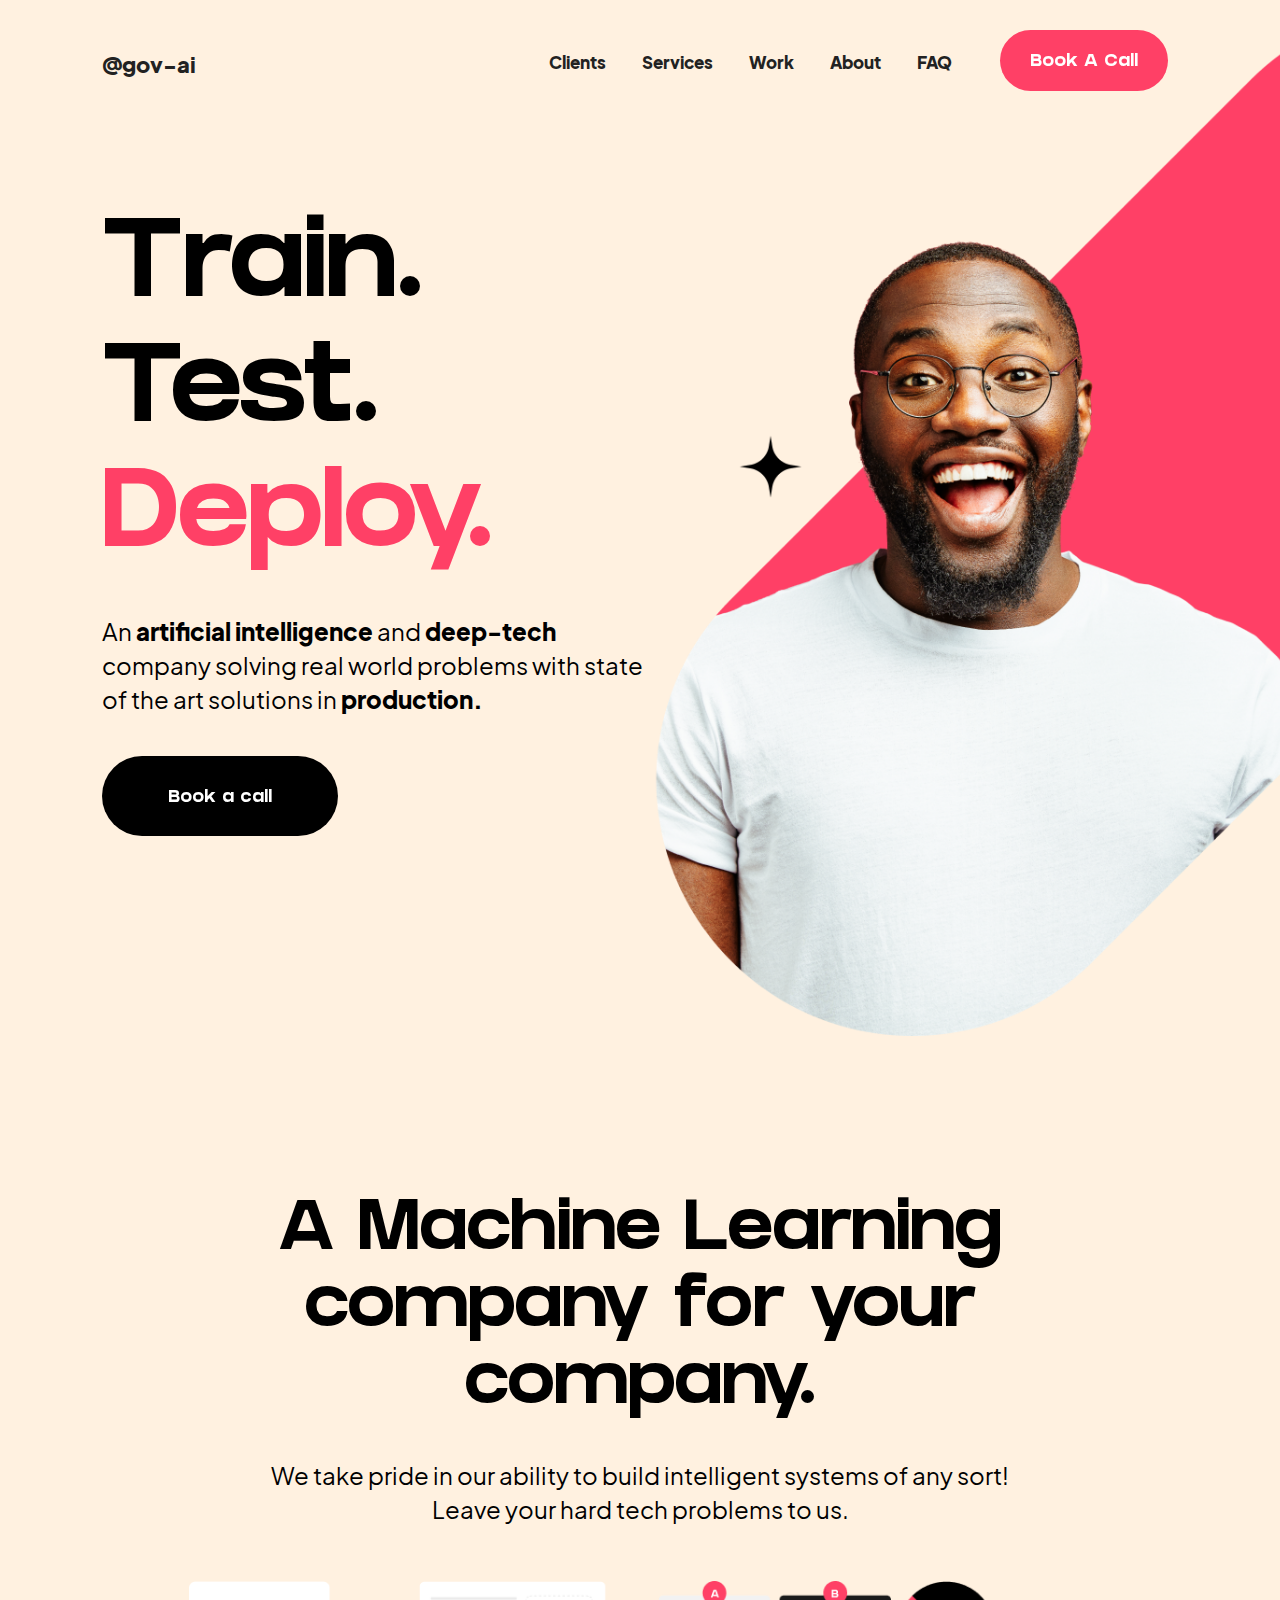
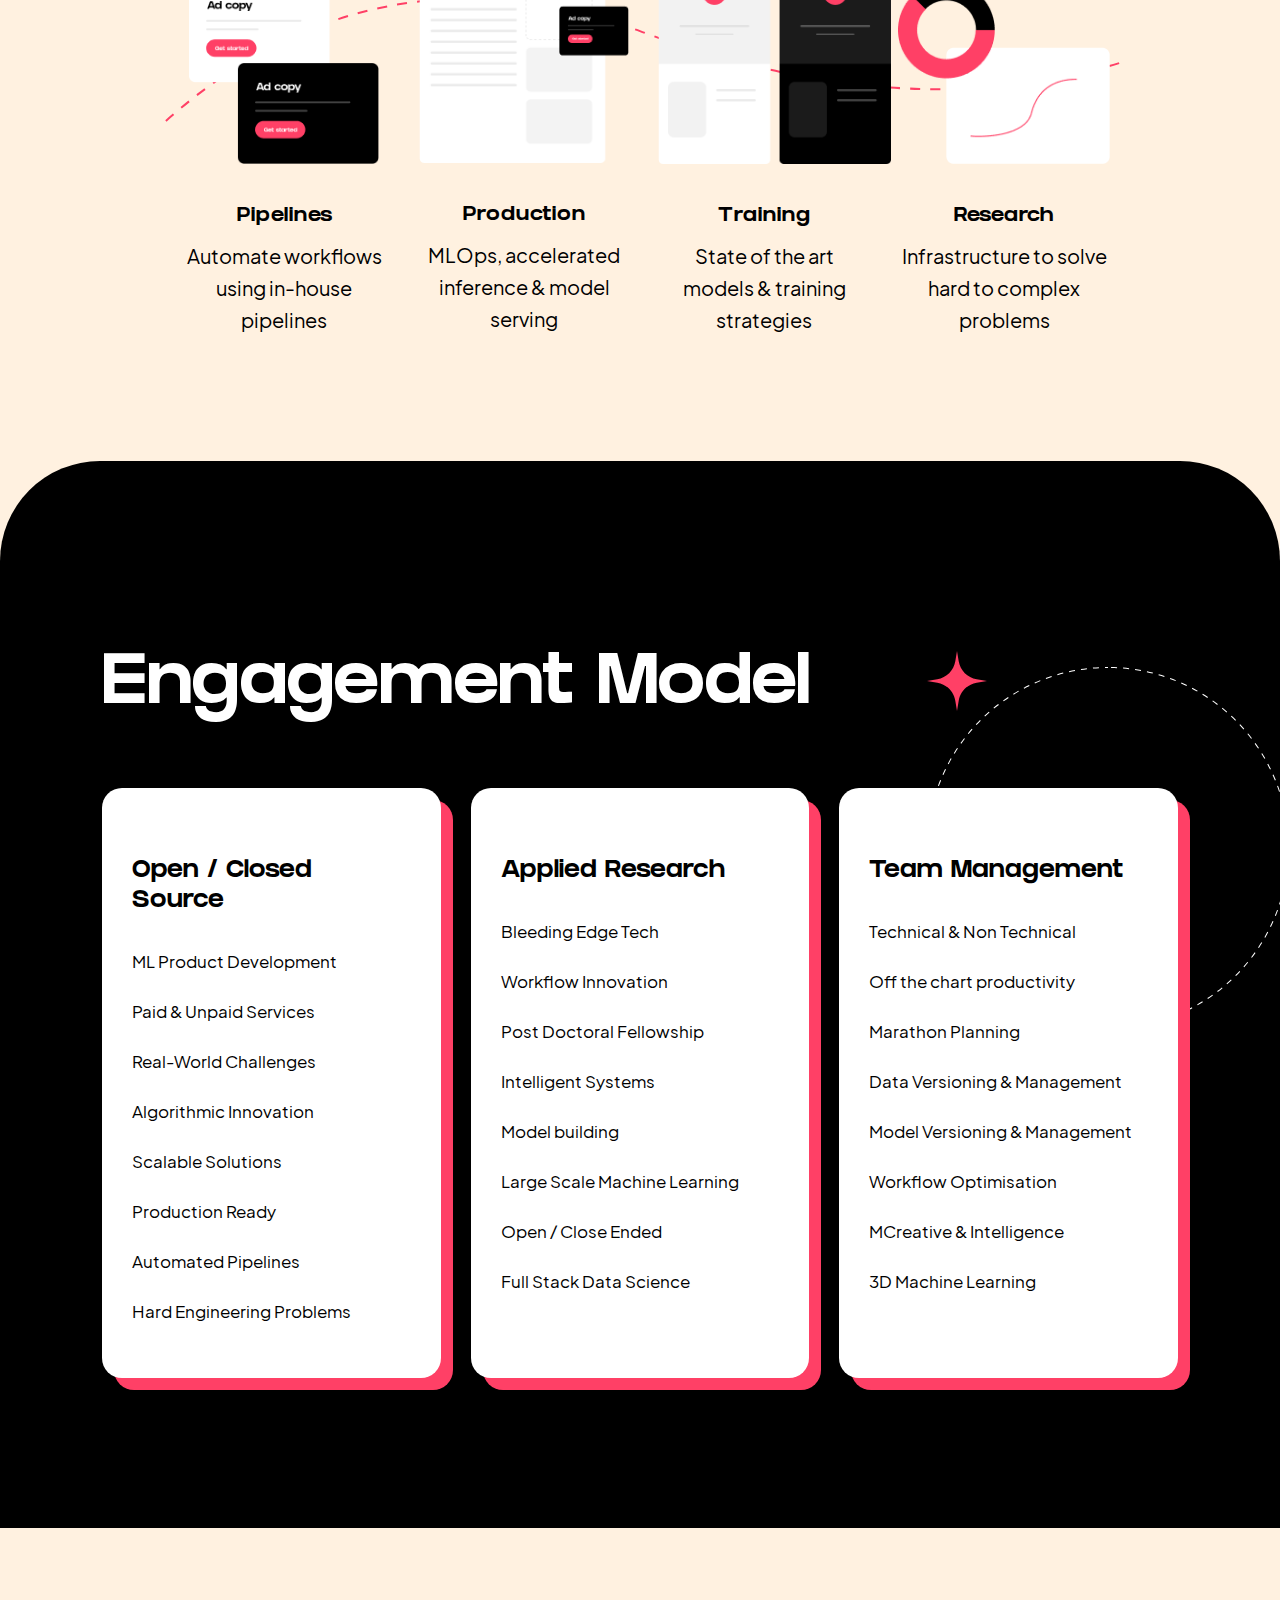
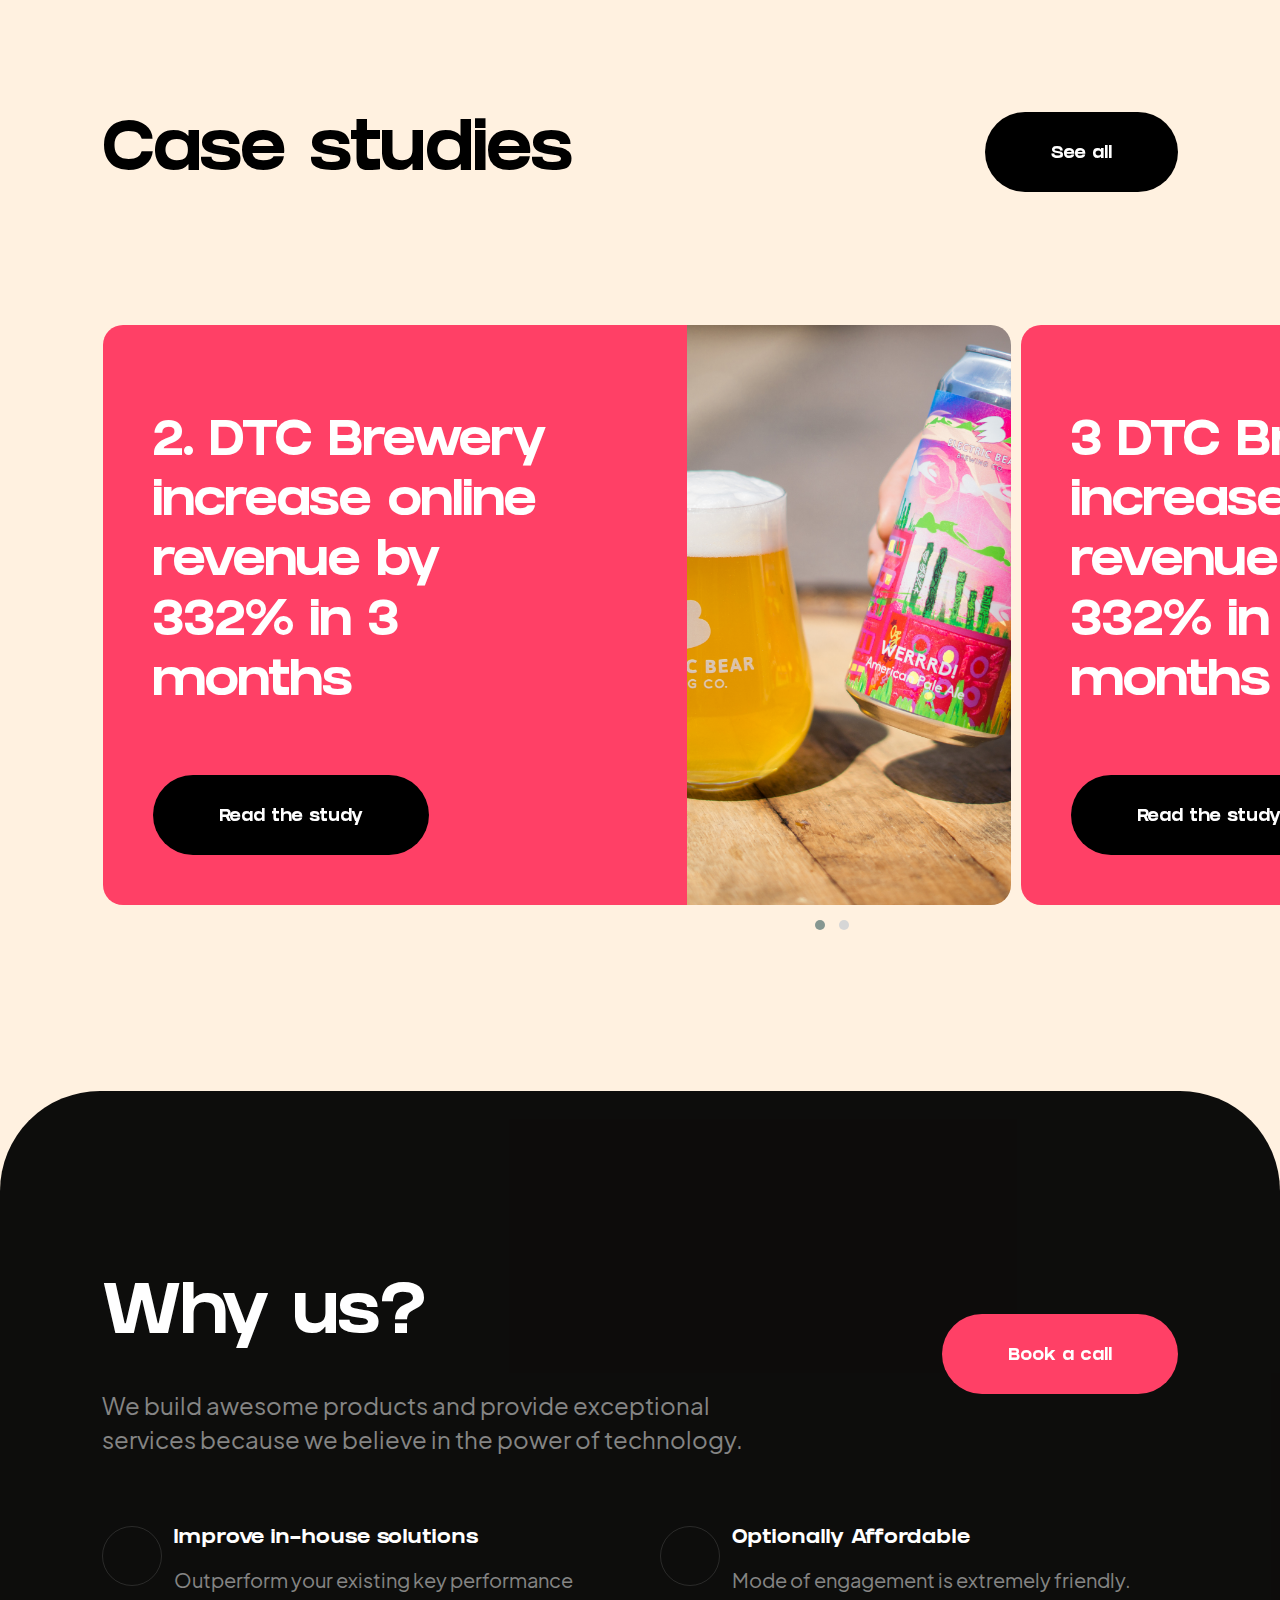
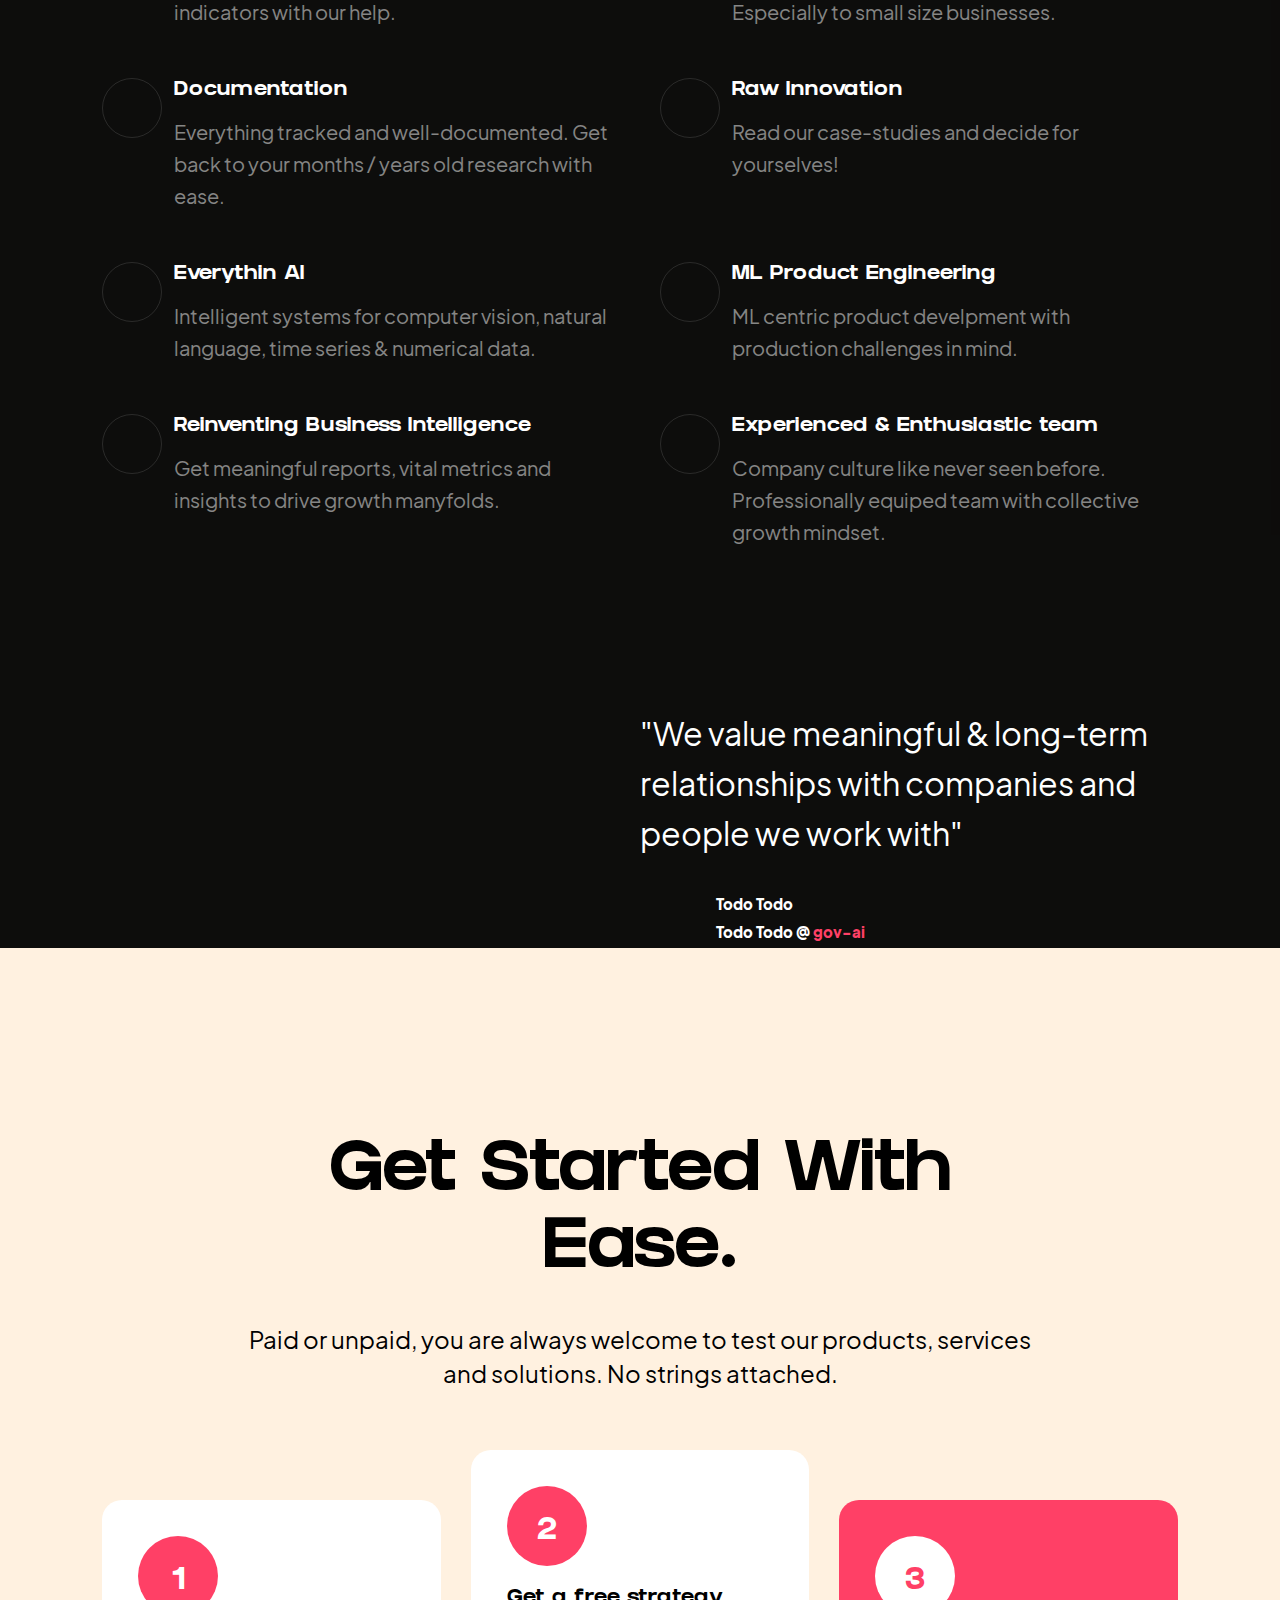
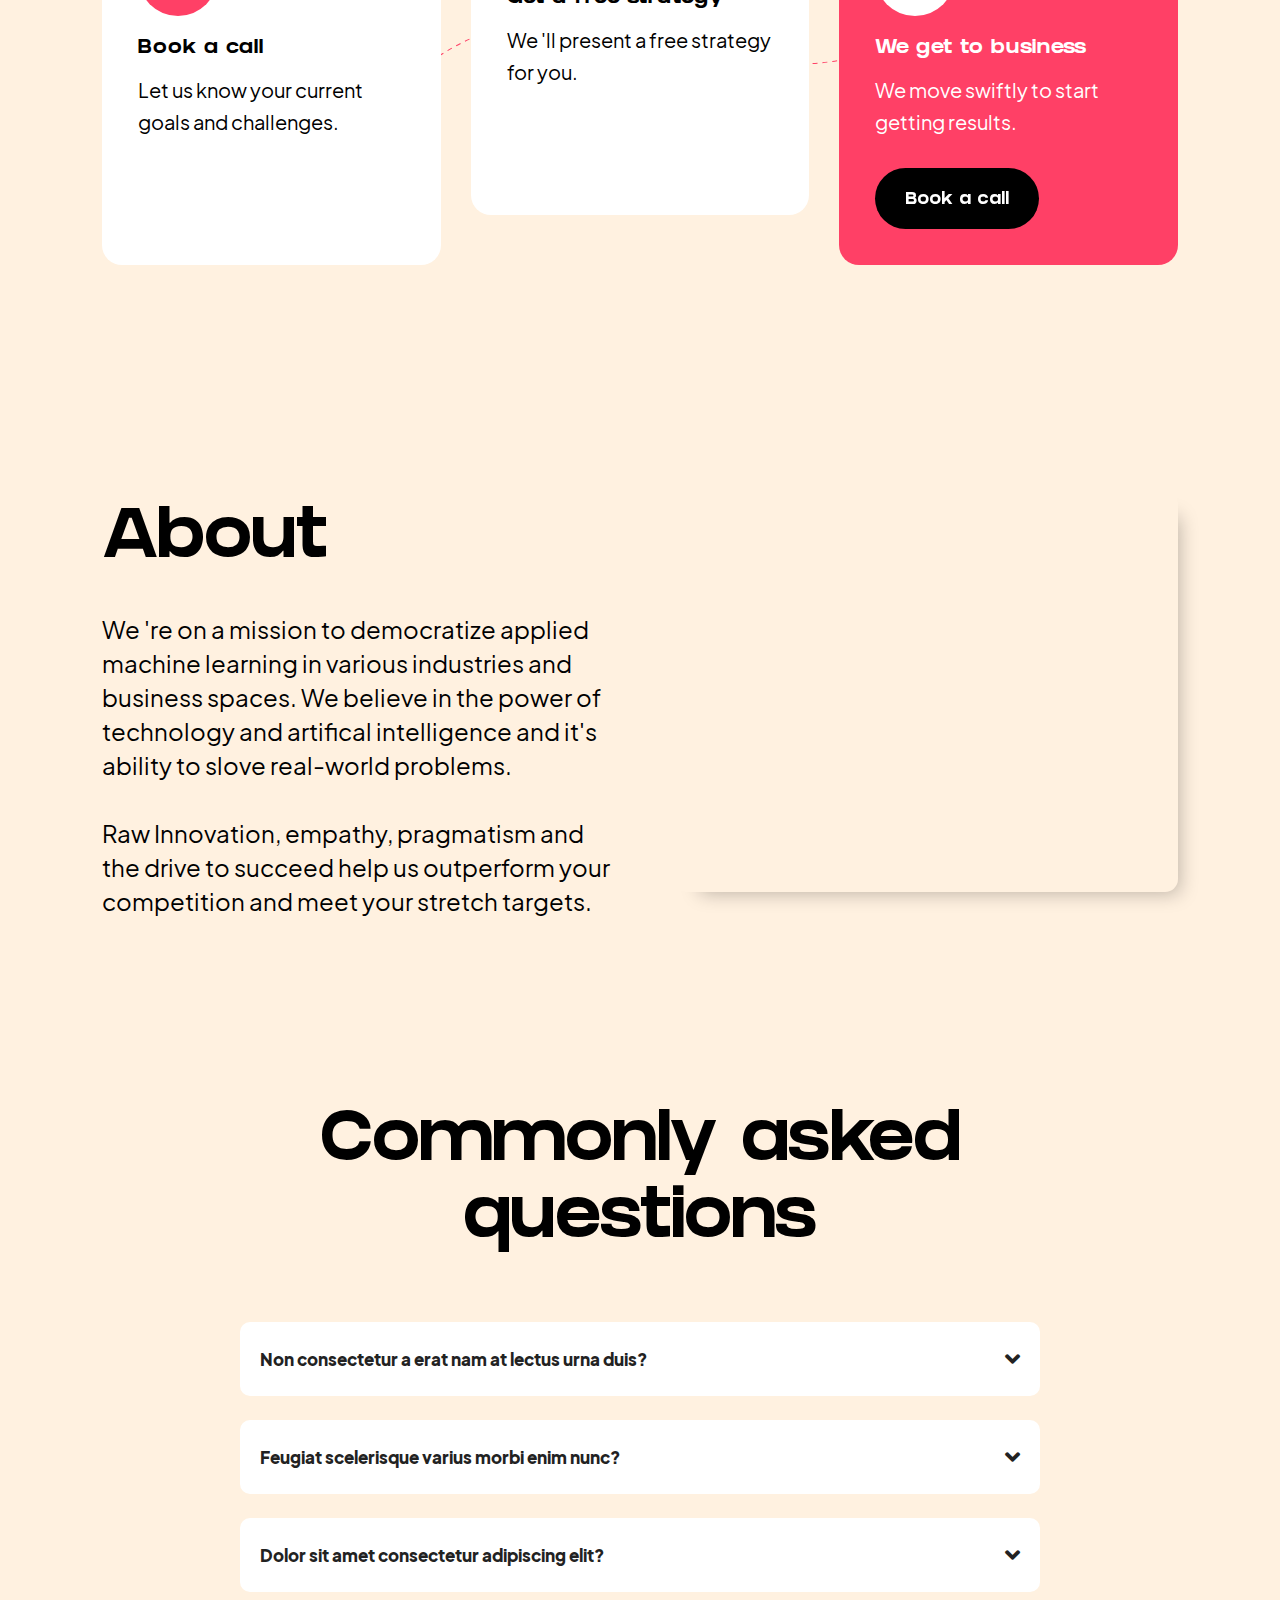
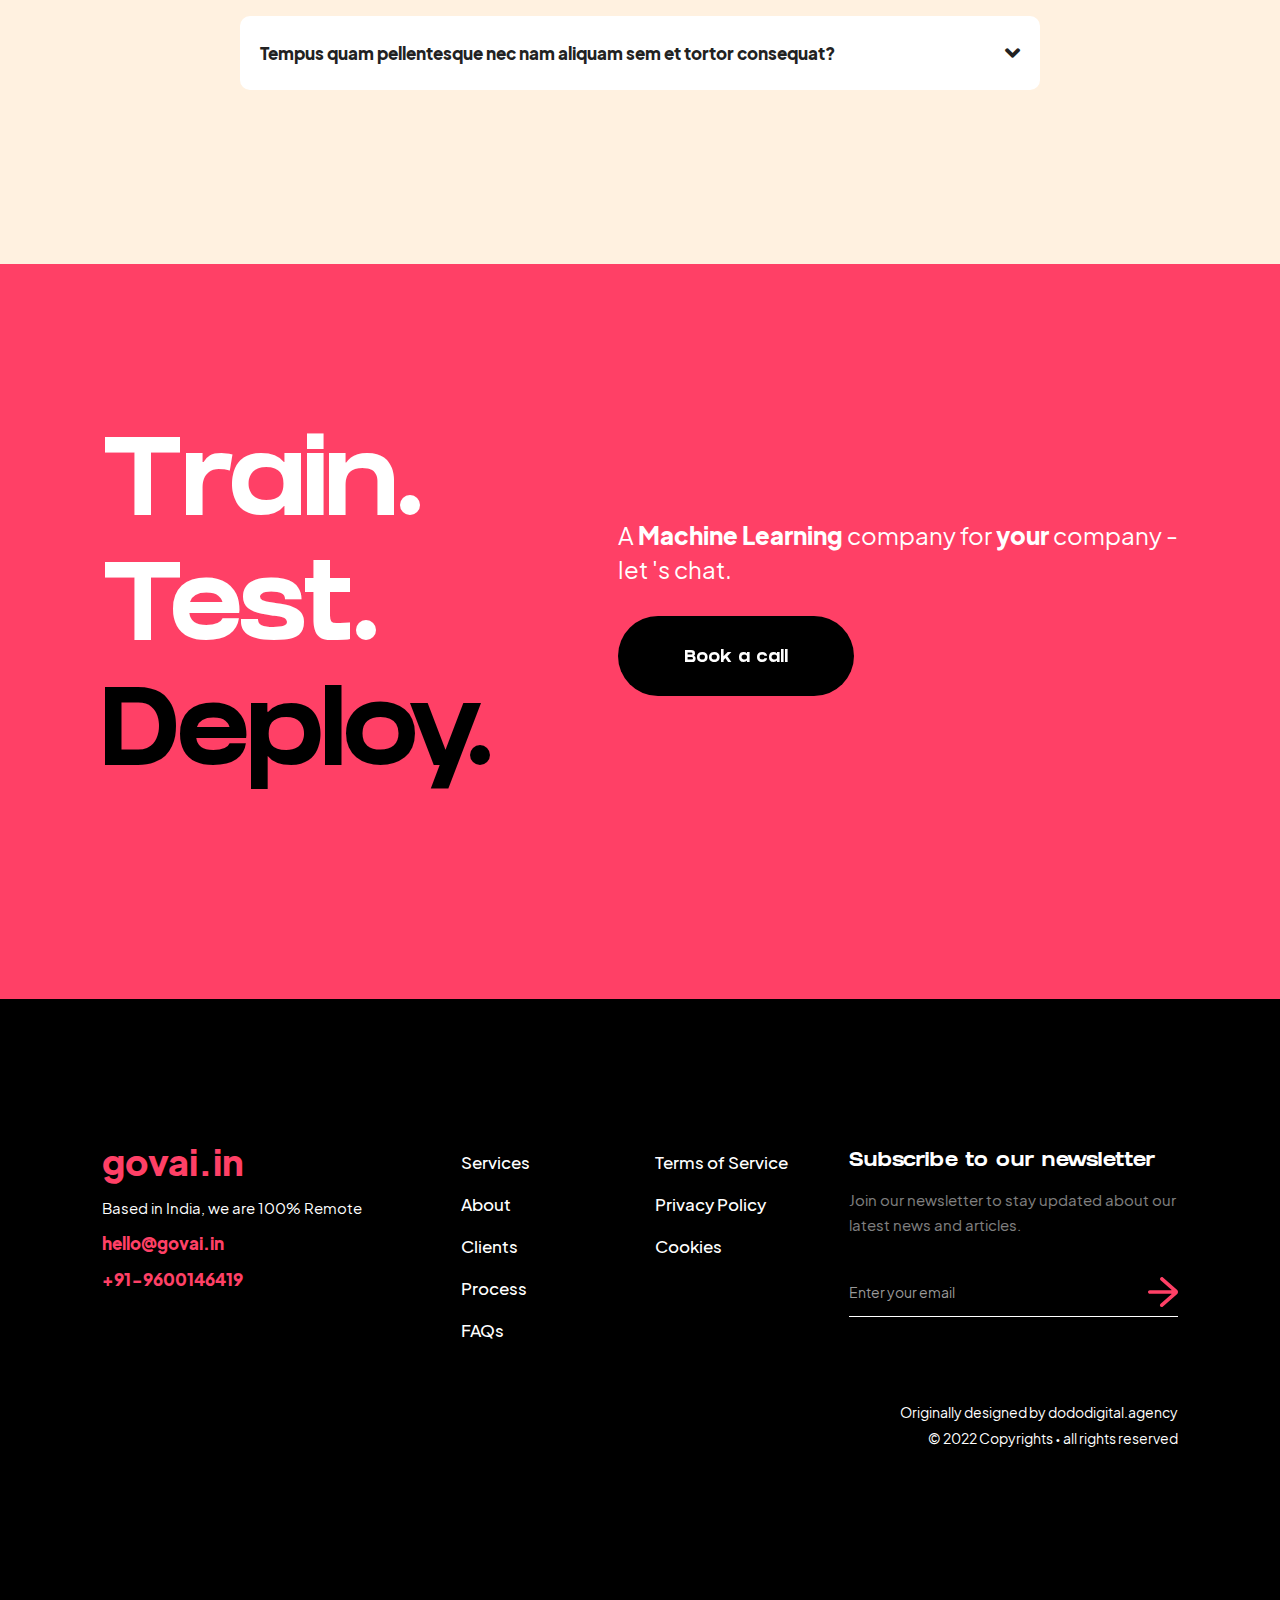
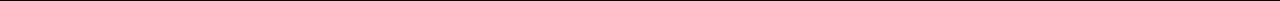
<file: index.html>
<!DOCTYPE html>
<html>

<head>
	<meta charset="utf-8" />
	<title>Index</title>
	<meta content="width=device-width, initial-scale=1" name="viewport" />
	<!-- Favicons -->
	<link href="assets/img/favicon.png" rel="icon">
	<link href="assets/img/apple-touch-icon.png" rel="apple-touch-icon">
	<link href="assets/aos/aos.css" rel="stylesheet">
	<link href="assets/bootstrap/css/bootstrap.min.css" rel="stylesheet">
	<link rel="stylesheet" href="css/owl.carousel.min.css">
	<link rel="stylesheet" href="css/owl.theme.default.min.css">
	<link rel="stylesheet" href="https://use.fontawesome.com/releases/v5.15.3/css/all.css">
	<link href="css/style.css" rel="stylesheet"> </head>

<body class="body">
	<nav class="navbar navbar-expand-lg navbar-light ">
		<div class="container"> <a class="navbar-brand" href="index.html">@gov-ai</a>
			<button class="navbar-toggler" type="button" data-bs-toggle="collapse" data-bs-target="#navbarSupportedContent" aria-controls="navbarSupportedContent" aria-expanded="false" aria-label="Toggle navigation"> <span class="navbar-toggler-icon"></span> </button>
			<div class="collapse navbar-collapse" id="navbarSupportedContent">
				<ul class="navbar-nav ms-auto">
					<li class="nav-item"> <a class="nav-link" aria-current="page" href="index.html#clients">Clients</a> </li>
					<li class="nav-item"> <a class="nav-link" href="index.html#Services">Services</a> </li>
					<li class="nav-item"> <a class="nav-link" href="index.html#Case-Studies">Work</a> </li>
					<li class="nav-item"> <a class="nav-link" aria-current="page" href="index.html#about">About</a> </li>
					<li class="nav-item"> <a class="nav-link" href="index.html#faq">FAQ</a> </li>
					<li class="nav-item"> <a class="button nav red w-button" href="#">Book A Call</a> </li>
				</ul>
			</div>
		</div>
	</nav>
	<div class="section hero">
		<div class="container">
			<div class="flex-wrapper align-center hero">
				<div class="flex-col__50 _51">
					<div class="hero__heading-wrapper">
						<h1 class="jumbo-heading">Train.</h1>
						<h1 class="jumbo-heading">Test.</h1>
						<h1 class="jumbo-heading text--red">Deploy.</h1> </div>
					<p class="p-large">
						<br/> An <strong>artificial intelligence </strong> and <strong>deep-tech </strong> company solving real world problems with state of the art solutions in <strong>production.</strong> </p> <a href="#" target="_blank" class="button w-button">Book a call</a> </div> <img src="images/62046fd647576be2dc0fc4c5_Frame%2081.png" sizes="(max-width: 767px) 100vw, (max-width: 1439px) 90vw, 1100px" alt="" class="hero__image" /> <img src="images/6204729679151730fc3619dd_Frame%2082.png" loading="lazy" sizes="(max-width: 1439px) 90vw, 1100px" alt="" class="hero__image-mobile" /> </div>
						
		</div>
	</div>
	
	<!-- CLIENT LOGOS -->
	<!-- <div class="clients">
	   	<div class="container">
			<div class="columns w-row">
				<div class="w-col w-col-3">
					<img src="images/logo-dummy.png" class="img-fluid">
				</div>
					<div class="w-col w-col-3">
					<img src="images/logo-dummy.png" class="img-fluid">
				</div>
					<div class="w-col w-col-3">
					<img src="images/logo-dummy.png" class="img-fluid">
				</div>
					<div class="w-col w-col-3">
					<img src="images/logo-dummy.png" class="img-fluid">
				</div>
			</div>
		</div>
	</div> -->
	
	<!-- REVIEWS -->
	<!-- <div class="quotecards p-t-0" id="clients">
		<div class="quotes__wrpaper">
			<div class="quotes__row">
				<div class="quotes__card">
					<div>We &#x27;ve leaned on their experience to guide our user acquisition strategy - we trust them</div>
					<div class="quotes__details-wrapper">
						<div class="quotes__avatar"> <img src="images/620cd0b87bb13881a971a848_Kim%20Palmer.png" loading="lazy" alt="" /> </div>
						<div>
							<div> <strong>Kim Palmer</strong> </div>
							<div> <strong>Founder @ </strong> <span class="text--red">
                           <strong class="bold-text">Clementine App</strong>
                           </span> </div>
						</div>
					</div>
				</div>
				<div class="quotes__card">
					<div> It &#x27;s been an absolute pleasure working with Dodo - we look forward to a long-term partnership
						<br/> </div>
					<div class="quotes__details-wrapper">
						<div class="quotes__avatar"> <img src="images/620cd0cca9c0561a47e5ac2d_Lou%20alderson.png" loading="lazy" alt="" /> </div>
						<div>
							<div> <strong>Lou Alderson</strong> </div>
							<div> <strong>Co-Founder @ </strong> <span class="text--red">
                           <strong class="bold-text">So Syncd</strong>
                           </span> </div>
						</div>
					</div>
				</div>
				<div class="quotes__card">
					<div> I can tell they really care about our business, we &#x27;ve really benefited working with specialists
						<br/> </div>
					<div class="quotes__details-wrapper">
						<div class="quotes__avatar"> <img src="images/620d7a5924e1ce582a896e4a_620cd0cb29578e20d3041858_James-Collins.png" loading="lazy" alt="" class="image-6" /> </div>
						<div>
							<div> <strong>James Collins</strong> </div>
							<div> <strong>Director @ </strong> <span class="text--red">
                           <strong class="bold-text">Studio Innate (Shop)</strong>
                           </span> </div>
						</div>
					</div>
				</div>
				<div class="quotes__card">
					<div> The online sales we are getting because of their efforts helped us survive the pandemic
						<br/> </div>
					<div class="quotes__details-wrapper">
						<div class="quotes__avatar"> <img src="images/620cd0cb05484f35d1549c97_Chris%20%20Lewis.png" loading="lazy" alt="" /> </div>
						<div>
							<div> <strong>Chris Lewis</strong> </div>
							<div> <strong>MD @ </strong> <span class="text--red">
                           <strong class="bold-text">Electric Bear Brewing</strong>
                           </span> </div>
						</div>
					</div>
				</div>
			</div>
			<div class="quotes__row second-row">
				<div class="quotes__card">
					<div> We moved from a big 6 agency to Dodo, they care and implement strategies that work
						<br/> </div>
					<div class="quotes__details-wrapper">
						<div class="quotes__avatar"> <img src="images/620cd0cb04c60a176fa9cbbd_Dan%20Evans.png" loading="lazy" alt="" /> </div>
						<div>
							<div> <strong>Dan Evans</strong> </div>
							<div> <strong>Marketing Manager @ </strong> <span class="text--red">
                           <strong class="bold-text">Salad Money</strong>
                           </span> </div>
						</div>
					</div>
				</div>
				<div class="quotes__card">
					<div> Super impressed with Dodo &#x27;s methodology, and most importantly the results we are seeing
						<br/> </div>
					<div class="quotes__details-wrapper">
						<div class="quotes__avatar"> <img src="images/620cd10c4023ef1cd6615a58_Audrey%20Bogdanivic.png" loading="lazy" alt="" /> </div>
						<div>
							<div> <strong>Audrey Bogdanovic</strong> </div>
							<div> <strong>Marketing Consultant @ </strong> <span class="text--red">
                           <strong class="bold-text">Pantheon </strong>
                           </span> </div>
						</div>
					</div>
				</div>
				<div class="quotes__card">
					<div> These guys dramatically improved what we’d been doing in-house
						<br/> </div>
					<div class="quotes__details-wrapper">
						<div class="quotes__avatar"> <img src="images/620cd0cb29578ec86e041855_Meddy%20Daryadel.png" loading="lazy" alt="" /> </div>
						<div>
							<div> <strong>Meddy Daryadel</strong> </div>
							<div> <strong>CEO @ </strong> <span class="text--red">
                           <strong class="bold-text">GOAT App</strong>
                           </span> </div>
						</div>
					</div>
				</div>
				<div class="quotes__card">
					<div> They beat their own forecasts by a factor of 3. I have no hesitation in recommending them
						<br/> </div>
					<div class="quotes__details-wrapper">
						<div class="quotes__avatar"> <img src="images/620cd0cc6905ca3c6fd529c4_Juliet%20Lecchini.png" loading="lazy" alt="" /> </div>
						<div>
							<div> <strong>Juliet Lecchini</strong> </div>
							<div> <strong>Marketing Director @ </strong> <span class="text--red">
                           <strong class="bold-text">Ricardo PLC</strong>
                           </span> </div>
						</div>
					</div>
				</div>
			</div>
		</div>
	</div> -->
	
	
	<div class="section-2 wf-section">
		<div class="w-container">
			<div class="container-800">
				<h2 class="amplify-your-growth">A <span class="text--red">Machine Learning</span> company for your company.</h2>
				<p class="p-large journey">We take pride in our ability to build intelligent systems of any sort! Leave your hard tech problems to us.</p>
			</div>
			<div class="div-block-4"></div>
			<div class="columns w-row">
				<div class="w-col w-col-3">
					<div class="white-box"> <img src="images/623c6fc6bc130c70bcc1dff7_Group%20103.png" alt="" class="image-8" />
						<h3 class="graphic-services-header">Pipelines</h3>
						<p class="graphics-paragraph">Automate workflows using in-house pipelines</p>
					</div>
				</div>
				<div class="w-col w-col-3">
					<div class="white-box"> <img src="images/623c6a42a69aa27155def750_Group%20104.png" width="210" alt="" />
						<h3 class="graphic-services-header">Production</h3>
						<p class="graphics-paragraph">MLOps, accelerated inference &amp; model serving</p>
					</div>
				</div>
				<div class="w-col w-col-3">
					<div class="white-box"> <img src="images/623c6a43b6521634f92db667_Group%20109.png" alt="" class="image-7" />
						<h3 class="graphic-services-header">Training</h3>
						<p class="graphics-paragraph">State of the art models &amp; training strategies</p>
					</div>
				</div>
				<div class="w-col w-col-3">
					<div class="white-box"> <img src="images/623c6fe0a6ef646201e697c5_Group%20111.png" alt="" />
						<h3 class="graphic-services-header">Research</h3>
						<p class="graphics-paragraph">Infrastructure to solve hard to complex problems</p>
					</div>
				</div>
			</div>
		</div>
	</div>
	<div id="Services" class="section black">
		<div class="container">
			<h1 class="heading">Engagement Model</h1>
			<div class="w-layout-grid services__grid">
				<div class="div-block">
					<h2 class="header-2">Open &#47; Closed Source</h2>
					<div class="m-t-30">
						<div class="services__row">
							<div>ML Product Development</div>
						</div>
						<div class="services__row">
							<div>Paid &amp; Unpaid Services</div>
						</div>
						<div class="services__row">
							<div>Real-World Challenges</div>
						</div>
						<div class="services__row">
							<div>Algorithmic Innovation</div>
						</div>
						<div class="services__row">
							<div>Scalable Solutions</div>
						</div>
						<div class="services__row">
							<div>Production Ready</div>
						</div>
						<div class="services__row">
							<div>Automated Pipelines</div>
						</div>
						<div class="services__row">
							<div>Hard Engineering Problems</div>
						</div>
					</div>
				</div>
				<div class="div-block">
					<h2 class="header-2">Applied Research</h2>
					<div class="m-t-30">
						<div class="services__row">
							<div>Bleeding Edge Tech</div>
						</div>
						<div class="services__row">
							<div>Workflow Innovation</div>
						</div>
						<div class="services__row">
							<div>Post Doctoral Fellowship</div>
						</div>
						<div class="services__row">
							<div>Intelligent Systems</div>
						</div>
						<div class="services__row">
							<div>Model building</div>
						</div>
						<div class="services__row">
							<div>Large Scale Machine Learning</div>
						</div>
						<div class="services__row">
							<div>Open &#47; Close Ended</div>
						</div>
						<div class="services__row">
							<div>Full Stack Data Science</div>
						</div>
					</div>
				</div>
				<div class="div-block">
					<h2 class="header-2">Team Management</h2>
					<div class="m-t-30">
						<div class="services__row">
							<div>Technical &amp; Non Technical</div>
						</div>
						<div class="services__row">
							<div>Off the chart productivity</div>
						</div>
						<div class="services__row">
							<div>Marathon Planning</div>
						</div>
						<div class="services__row">
							<div>Data Versioning &amp; Management</div>
						</div>
						<div class="services__row">
							<div>Model Versioning &amp; Management</div>
						</div>
						<div class="services__row">
							<div>Workflow Optimisation</div>
						</div>
						<div class="services__row">
							<div>MCreative &amp; Intelligence</div>
						</div>
						<div class="services__row">
							<div>3D Machine Learning</div>
						</div>
					</div>
				</div>
			</div> <img src="images/6206c901a341aba57ff04a7e_Group%2083.svg" loading="lazy" alt="" class="image" /> </div>
	</div>
	<div id="Case-Studies" class="section slider">
		<div class="container">
			<div class="header__flex">
				<div>
					<h1>Case studies</h1> </div> <a href="all.html" class="button m-t-0 w-button">See all</a> </div>
					
					<div class="outside-box-right">
			<div class="blog-slides owl-carousel owl-theme owl-loaded owl-drag">
				<div class="owl-stage-outer">
					<div class="owl-stage" style="transform: translate3d(-1146px, 0px, 0px); transition: all 0.25s ease 0s; width: 3820px;">
						<div class="owl-item cloned">
							<div class="item-courses w-slide">
								<div class="w-dyn-list">
									<div role="list" class="w-dyn-items">
										<div role="listitem" class="w-dyn-item">
											<div class="case-study__block">
												<div class="case-study__left">
													<h2 class="case-study__title">1. DTC Brewery increase online revenue by 332% in 3 months </h2> <a href="case-study.html" class="button w-button">Read the study</a> <img loading="lazy" src="images/620ad773787588190abf073f_Group%2086.svg" alt="" class="image-4"> </div>
												<div class="case-study__right"> <img loading="lazy" src="images/6239e544ad3659049673953d_Werrrd Beer - Elecrtic Bear Brewing (1).jpg" alt="" class="case-study__img"> </div>
											</div>
										</div>
									</div>
								</div>
							</div>
						</div>
						<div class="owl-item">
							<div class="item-courses w-slide">
								<div class="w-dyn-list">
									<div role="list" class="w-dyn-items">
										<div role="listitem" class="w-dyn-item">
											<div class="case-study__block">
												<div class="case-study__left">
													<h2 class="case-study__title">2. DTC Brewery increase online revenue by 332% in 3 months </h2> <a href="case-study.html" class="button w-button">Read the study</a> <img loading="lazy" src="images/620ad773787588190abf073f_Group%2086.svg" alt="" class="image-4"> </div>
												<div class="case-study__right"> <img loading="lazy" src="images/6239e544ad3659049673953d_Werrrd Beer - Elecrtic Bear Brewing (1).jpg" alt="" class="case-study__img"> </div>
											</div>
										</div>
									</div>
								</div>
							</div>
						</div>
						<div class="owl-item">
							<div class="item-courses w-slide">
								<div class="w-dyn-list">
									<div role="list" class="w-dyn-items">
										<div role="listitem" class="w-dyn-item">
											<div class="case-study__block">
												<div class="case-study__left">
													<h2 class="case-study__title">3 DTC Brewery increase online revenue by 332% in 3 months </h2> <a href="case-study.html" class="button w-button">Read the study</a> <img loading="lazy" src="images/620ad773787588190abf073f_Group%2086.svg" alt="" class="image-4"> </div>
												<div class="case-study__right"> <img loading="lazy" src="images/6239e544ad3659049673953d_Werrrd Beer - Elecrtic Bear Brewing (1).jpg" alt="" class="case-study__img"> </div>
											</div>
										</div>
									</div>
								</div>
							</div>
						</div>
						<div class="owl-item">
							<div class="item-courses w-slide">
								<div class="w-dyn-list">
									<div role="list" class="w-dyn-items">
										<div role="listitem" class="w-dyn-item">
											<div class="case-study__block">
												<div class="case-study__left">
													<h2 class="case-study__title">40 DTC Brewery increase online revenue by 332% in 3 months </h2> <a href="case-study.html" class="button w-button">Read the study</a> <img loading="lazy" src="images/620ad773787588190abf073f_Group%2086.svg" alt="" class="image-4"> </div>
												<div class="case-study__right"> <img loading="lazy" src="images/6239e544ad3659049673953d_Werrrd Beer - Elecrtic Bear Brewing (1).jpg" alt="" class="case-study__img"> </div>
											</div>
										</div>
									</div>
								</div>
							</div>
						</div>
					</div>
				</div>
			</div>
			</div>
		</div>
	</div>
	<div class="section black p-b-0">
		<div class="container">
			<div class="header__flex">
				<div class="div-block-5">
					<h1 class="heading-2">Why us?</h1>
					<p class="p-large transparent"> We build awesome products and provide exceptional services because we believe in the power of technology.
						<br/> </p>
				</div> <a href="#" target="_blank" class="button red m-t-0 m-t-30 w-button">Book a call</a> </div>
			<div class="w-layout-grid grid">
				<div class="benefits__card">
					<div class="benefits__icon-wrapper"> <img src="images/6206ca2e2cd21c6172f73b50_graph-stats-ascend%201.svg" loading="lazy" alt="" /> </div>
					<div>
						<div class="header__20">Improve in-house solutions</div>
						<p class="text--transparent">Outperform your existing key performance indicators with our help.</p>
					</div>
				</div>
				<div class="benefits__card">
					<div class="benefits__icon-wrapper"> <img src="images/6206ca2e35be1d1dde36df23_performance-increase%201.svg" loading="lazy" alt="" /> </div>
					<div>
						<div class="header__20">Optionally Affordable</div>
						<p class="text--transparent">Mode of engagement is extremely friendly. Especially to small size businesses.</p>
					</div>
				</div>
				<div class="benefits__card">
					<div class="benefits__icon-wrapper"> <img src="images/6206ca2efc60f3faf5dc273d_messages-bubble%201.svg" loading="lazy" alt="" /> </div>
					<div>
						<div class="header__20">Documentation</div>
						<p class="text--transparent">Everything tracked and well-documented. Get back to your months &#47; years old research with ease.</p>
					</div>
				</div>
				<div class="benefits__card">
					<div class="benefits__icon-wrapper"> <img src="images/6206ca2e9eb99f3cd703990f_idea-message%201.svg" loading="lazy" alt="" /> </div>
					<div>
						<div class="header__20">Raw Innovation</div>
						<p class="text--transparent">Read our case-studies and decide for yourselves!</p>
					</div>
				</div>
				<div class="benefits__card">
					<div class="benefits__icon-wrapper"> <img src="images/6206ca2e22a8ac2e02bcb1ce_check-double-1%201.svg" loading="lazy" alt="" /> </div>
					<div>
						<div class="header__20">Everythin AI</div>
						<p class="text--transparent">Intelligent systems for computer vision, natural language, time series & numerical data.</p>
					</div>
				</div>
				<div class="benefits__card">
					<div class="benefits__icon-wrapper"> <img src="images/6206ca2ecba20868dfc356a6_business-deal-handshake-1%201.svg" loading="lazy" alt="" /> </div>
					<div>
						<div class="header__20">ML Product Engineering</div>
						<p class="text--transparent">ML centric product develpment with production challenges in mind.</p>
					</div>
				</div>
				<div class="benefits__card pricing">
					<div class="benefits__icon-wrapper"> <img src="images/6206ca2e7da17030c54b5979_job-seach-man%201.svg" loading="lazy" alt="" /> </div>
					<div>
						<div class="header__20">Fair + clear pricing</div>
						<p class="text--transparent">Nothing should be a surprise when it comes to cost. Ours is competitive and easy to understand.</p>
					</div>
				</div>
				<div class="benefits__card">
					<div class="benefits__icon-wrapper"> <img src="images/6206ca2eac6f6a03c3cc6d86_analytics-pie-2%201.svg" loading="lazy" alt="" /> </div>
					<div>
						<div class="header__20">Reinventing Business Intelligence</div>
						<p class="text--transparent">Get meaningful reports, vital metrics and insights to drive growth manyfolds.</p>
					</div>
				</div>
				<div class="benefits__card">
					<div class="benefits__icon-wrapper"> <img src="images/6206ca2ec93a445592e8f3dc_smiley-happy%201.svg" loading="lazy" alt="" /> </div>
					<div>
						<div class="header__20">Experienced &amp; Enthusiastic team</div>
						<p class="text--transparent">Company culture like never seen before. Professionally equiped team with collective growth mindset.</p>
					</div>
				</div>
			</div>
		</div>
	</div>
	<div class="section benefits__quote">
		<div class="container">
			<div class="benefits__quote-wrapper"> <img src="images/6206cd01d9ecceac36036929_Frame%2086.svg" loading="lazy" alt="" class="features__quote-bg" />
				<div class="benefits__quote-wrapper-col">
					<div>&quot;We value meaningful &amp; long-term relationships with companies and people we work with&quot;</div>
					<div class="quotes__details-wrapper m-t-30">
						<div class="quotes__avatar"> <img src="images/620cd0cca9c05657f9e5ac2c_Jamie%20Hodgson.png" loading="lazy" alt="" /> </div>
						<div>
							<div> <strong>Todo Todo</strong> </div>
							<div> <strong>Todo Todo @ </strong> <span class="text--red">
                           <strong class="bold-text">gov-ai</strong>
                           </span> </div>
						</div>
					</div>
				</div>
			</div>
		</div> <img src="images/6206cd01d9ecceac36036929_Frame%2086.svg" loading="lazy" alt="" class="features__quote-img-mobile" /> </div>
	<div id="Process" class="section">
		<div class="container">
			<div class="container-800">
				<h1>Get Started With Ease.</h1>
				<p class="p-large">Paid or unpaid, you are always welcome to test our products, services and solutions. No strings attached.</p>
			</div>
			<div class="w-layout-grid process_grid">
				<div class="process_card push-down">
					<div class="process__number">
						<div>1</div>
					</div>
					<div class="header__20">Book a call</div>
					<p>Let us know your current goals and challenges.</p>
				</div>
				<div class="process_card">
					<div class="process__number">
						<div>2</div>
					</div>
					<div class="header__20">Get a free strategy</div>
					<p>We &#x27;ll present a free strategy for you.</p>
				</div>
				<div class="process_card red">
					<div class="process__number white">
						<div>3</div>
					</div>
					<div class="header__20">We get to business</div>
					<p>We move swiftly to start getting results.</p> <a href="#" target="_blank" class="button nav m-l-0 m-t-20 w-button">Book a call</a> <img src="images/620ad67ea275665d29be517b_smoothinnercorner.svg" loading="lazy" alt="" class="process__star" /> </div>
			</div>
		</div>
	</div>
	<div id="about" class="section p-t-100 m-t-0">
		<div class="container">
			<div class="flex-wrapper align-center">
				<div class="flex-col__50 m-r-60">
					<h1>About</h1>
					<div class="p-large"> We &#x27;re on a mission to democratize applied machine learning in various industries and business spaces. We believe in the power of technology and artifical intelligence and it's ability to slove real-world problems.
						<br/> ‍
						<br/> Raw Innovation, empathy, pragmatism and the drive to succeed help us outperform your competition and meet your stretch targets.
						<br/> </div> <a href="#" target="_blank" class="button about w-button">Book a call</a> </div>
				<div class="about__img-wrapper"> <img src="images/about.png" loading="lazy" sizes="(max-width: 991px) 90vw, (max-width: 1439px) 42vw, 514.8567504882812px" alt="" class="position-relative z-1" /> </div>
			</div>
		</div>
	</div>
	<div id="faq" class="section p-t-0">
		<div class="container">
			<div class="container-800">
				<h1>Commonly asked questions</h1>
				<div class="faq__list faq">
					<div class="faq-list">
						<ul>
							<li data-aos="fade-up" class="aos-init aos-animate"> <a data-bs-toggle="collapse" class="collapse collapsed" data-bs-target="#faq-list-1" aria-expanded="false">Non consectetur a erat nam at lectus urna duis? <i class="fas fa-angle-down icon-show"></i>
							
							<i class="fas fa-angle-up icon-close"></i></a>
								<div id="faq-list-1" class="collapse" data-bs-parent=".faq-list" style="">
									<p> Feugiat pretium nibh ipsum consequat. Tempus iaculis urna id volutpat lacus laoreet non curabitur gravida. Venenatis lectus magna fringilla urna porttitor rhoncus dolor purus non.</p> <a href="#"><span class="text-span"><strong>Book a call →</strong></span></a> </div>
							</li>
							<li data-aos="fade-up" data-aos-delay="100" class="aos-init aos-animate"> <a data-bs-toggle="collapse" data-bs-target="#faq-list-2" class="collapsed" aria-expanded="false">Feugiat scelerisque varius morbi enim nunc? <i class="fas fa-angle-down icon-show"></i><i class="fas fa-angle-up icon-close"></i></a>
								<div id="faq-list-2" class="collapse" data-bs-parent=".faq-list">
									<p> Dolor sit amet consectetur adipiscing elit pellentesque habitant morbi. Id interdum velit laoreet id donec ultrices. Fringilla phasellus faucibus scelerisque eleifend donec pretium. Est pellentesque elit ullamcorper dignissim. Mauris ultrices eros in cursus turpis massa tincidunt dui.</p> <a href="#"><span class="text-span"><strong>Book a call →</strong></span></a> </div>
							</li>
							<li data-aos="fade-up" data-aos-delay="200" class="aos-init aos-animate"> <a data-bs-toggle="collapse" data-bs-target="#faq-list-3" class="collapsed" aria-expanded="false">Dolor sit amet consectetur adipiscing elit? <i class="fas fa-angle-down icon-show"></i><i class="fas fa-angle-up icon-close"></i></a>
								<div id="faq-list-3" class="collapse" data-bs-parent=".faq-list">
									<p> Eleifend mi in nulla posuere sollicitudin aliquam ultrices sagittis orci. Faucibus pulvinar elementum integer enim. Sem nulla pharetra diam sit amet nisl suscipit. Rutrum tellus pellentesque eu tincidunt. Lectus urna duis convallis convallis tellus. Urna molestie at elementum eu facilisis sed odio morbi quis</p> <a href="#"><span class="text-span"><strong>Book a call →</strong></span></a> </div>
							</li>
							<li data-aos="fade-up" data-aos-delay="300" class="aos-init aos-animate"> <a data-bs-toggle="collapse" data-bs-target="#faq-list-4" class="collapsed" aria-expanded="false">Tempus quam pellentesque nec nam aliquam sem et tortor consequat? <i class="fas fa-angle-down icon-show"></i><i class="fas fa-angle-up icon-close"></i></a>
								<div id="faq-list-4" class="collapse" data-bs-parent=".faq-list">
									<p> Molestie a iaculis at erat pellentesque adipiscing commodo. Dignissim suspendisse in est ante in. Nunc vel risus commodo viverra maecenas accumsan. Sit amet nisl suscipit adipiscing bibendum est. Purus gravida quis blandit turpis cursus in.</p> <a href="#"><span class="text-span"><strong>Book a call →</strong></span></a> </div>
							</li>
						</ul>
					</div>
				</div>
			</div>
		</div>
	</div>
	<div class="section red cta">
		<div class="container">
			<div class="header__flex">
				<div class="hero__heading-wrapper">
					<h1 class="jumbo-heading">Train.</h1>
					<h1 class="jumbo-heading">Test.</h1>
					<h1 class="jumbo-heading text--black">Deploy.</h1> </div>
				<div>
					<div class="p-large"> A <strong>Machine Learning</strong> company for <strong>your</strong> company -
						<br/> let &#x27;s chat.<strong></strong> </div> <a href="#" class="button black w-button">Book a call</a> </div>
			</div>
		</div> <img src="images/620ad9b6adbf242ff8f98229_Rectangle%2020.svg" loading="lazy" alt="" class="cta__arch" /> <img src="images/620ad9e7f7772948d4c3c7ff_Group%2087.svg" loading="lazy" alt="" class="image-2" /> </div>
	<div class="section bg--black">
		<div class="container">
			<div class="w-layout-grid footer__grid">
				<div>
					<a href="#" aria-current="page" class="footer__logo w-inline-block w--current"> govai.in </a>
					<p class="p-small">Based in India, we are 100% Remote</p> <a href="#" class="text-link--red display__block m-b-10">hello@govai.in</a> <a href="#" class="text-link--red display__block">+91-9600146419</a>
					<div class="footer__social-wrapper">
						<a href="#" target="_blank" class="footer__social-link w-inline-block"> <img src="images/620adb09060d566804a67a0a_004-instagram%201.svg" loading="lazy" alt="" /> </a>
						<a href="#" target="_blank" class="footer__social-link w-inline-block"> <img src="images/620adb09ea1db333ec91d32a_linkedin-3%201.svg" loading="lazy" alt="" /> </a>
					</div>
				</div>
				<div class="div-block-2"> <a href="#" class="text-link--white display--block m-b-16">Services</a> <a href="#" class="text-link--white display--block m-b-16">About</a> <a href="#" class="text-link--white display--block m-b-16">Clients</a> <a href="#" class="text-link--white display--block m-b-16">Process</a> <a href="#" class="text-link--white display--block m-b-16">FAQs</a> </div>
				<div class="div-block-2"> <a href="#" target="_blank" class="text-link--white display--block m-b-16">Terms of Service</a> <a href="#" target="_blank" class="text-link--white display--block m-b-16">Privacy Policy</a> <a href="#" class="text-link--white display--block m-b-16">Cookies</a> </div>
				<div>
					<div class="header__20">Subscribe to our newsletter</div>
					<p class="p-small transparent">Join our newsletter to stay updated about our latest news and articles.</p>
					<div class="form-block w-form">
						<form id="email-form" name="email-form" data-name="Email Form" method="get" class="form">
							<input type="email" class="footer__input w-input" maxlength="256" name="Email-2" data-name="Email 2" placeholder="Enter your email" id="Email-2" />
							<input type="submit" value="" data-wait="Please wait..." class="footer__submit w-button" /> </form>
						<div class="w-form-done">
							<div>Thank you! Your submission has been received!</div>
						</div>
						<div class="w-form-fail">
							<div>Oops! Something went wrong while submitting the form.</div>
						</div>
					</div>
				</div>
			</div>
			<div class="company-no">
				<div class="footer-small-print">Originally designed by dododigital.agency</div>
				<div class="footer-small-print">© 2022 Copyrights • all rights reserved</div>
				<!-- <div class="footer-small-print"> <strong>Company No.</strong> 12013830 •<strong>VAT no</strong> <strong class="bold-text-15">.</strong> 336780970 </div> -->
			</div>
		</div>
	</div>
	<script src="https://code.jquery.com/jquery-3.6.0.min.js"></script>
	<script src="https://ajax.googleapis.com/ajax/libs/jquery/3.5.1/jquery.min.js"></script>
	<script src="assets/bootstrap/js/bootstrap.bundle.min.js"></script>
	<script src="js/owl.carousel.min.js"></script>
	<script src="js/appear.min.js"></script>
	<script src="js/showMoreItems.min.js"></script>
	<script>
	$('.blog-slides').owlCarousel({
		nav: false,
		loop: true,
		margin: 10,
		dots: true,
		autoplay: true,
		autoplayHoverPause: true,
		navText: ["<i class='fas fa-arrow-right'></i>", "<i class='fas fa-arrow-left'></i>"],
		responsive: {
			0: {
				items: 1
			},
			576: {
				items: 1
			},
			992: {
				items: 1.6
			},
		}
	});
	</script>
</body>

</html>
</file>
<file: css/style.css>
:root {

 --pink-color:#ff4066;
 --white-color:#fff;
 --body-color:#000000;
 --background-color:#fff1e0;

}



body {
  background-color: var(--background-color);
  font-family: Plusjakartasans, sans-serif;
  color: var(--body-color);
  font-size: 17px;
  line-height: 26px;
  overflow-x:hidden;
  
}

.body {
    background-image: url("https://uploads-ssl.webflow.com/62046bbdff285d8648162fc9/62046d2b011a8a2f9fd1d737_Frame%2080.png");
    background-position: 0px 0px;
    background-size: auto;
}

a:hover {
    color: var(--white-color);
}

article,
aside,
details,
figcaption,
figure,
footer,
header,
hgroup,
main,
menu,
nav,
section,
summary {
  display: block;
}
audio,
canvas,
progress,
video {
  display: inline-block;
  vertical-align: baseline;
}
audio:not([controls]) {
  display: none;
  height: 0;
}
[hidden],
template {
  display: none;
}
a {
  background-color: transparent;
}
a:active,
a:hover {
  outline: 0;
}
abbr[title] {
  border-bottom: 1px dotted;
}
b,
strong {
  font-weight: bold;
}
dfn {
  font-style: italic;
}
h1 {
  font-size: 2em;
  margin: 0.67em 0;
}
mark {
  background: #ff0;
  color: var(--body-color);
}
small {
  font-size: 80%;
}
sub,
sup {
  font-size: 75%;
  line-height: 0;
  position: relative;
  vertical-align: baseline;
}
sup {
  top: -0.5em;
}
sub {
  bottom: -0.25em;
}
img {
  border: 0;
}
svg:not(:root) {
  overflow: hidden;
}
figure {
  margin: 1em 40px;
}
hr {
  box-sizing: content-box;
  height: 0;
}
pre {
  overflow: auto;
}
code,
kbd,
pre,
samp {
  font-family: monospace, monospace;
  font-size: 1em;
}
button,
input,
optgroup,
select,
textarea {
  color: inherit;
  font: inherit;
  margin: 0;
}
button {
  overflow: visible;
}
button,
select {
  text-transform: none;
}
button,
html input[type="button"],
input[type="reset"] {
  -webkit-appearance: button;
  cursor: pointer;
}
button[disabled],
html input[disabled] {
  cursor: default;
}
button::-moz-focus-inner,
input::-moz-focus-inner {
  border: 0;
  padding: 0;
}
input {
  line-height: normal;
}
input[type="checkbox"],
input[type="radio"] {
  box-sizing: border-box;
  padding: 0;
}
input[type="number"]::-webkit-inner-spin-button,
input[type="number"]::-webkit-outer-spin-button {
  height: auto;
}
input[type="search"] {
  -webkit-appearance: none;
}
input[type="search"]::-webkit-search-cancel-button,
input[type="search"]::-webkit-search-decoration {
  -webkit-appearance: none;
}
fieldset {
  border: 1px solid #c0c0c0;
  margin: 0 2px;
  padding: 0.35em 0.625em 0.75em;
}
legend {
  border: 0;
  padding: 0;
}
textarea {
  overflow: auto;
}
optgroup {
  font-weight: bold;
}
table {
  border-collapse: collapse;
  border-spacing: 0;
}
td,
th {
  padding: 0;
}


* {
  -webkit-box-sizing: border-box;
  -moz-box-sizing: border-box;
  box-sizing: border-box;
}
html {
  height: 100%;
}

img {
  max-width: 100%;
  vertical-align: middle;
  display: inline-block;
}
html.w-mod-touch * {
  background-attachment: scroll !important;
}

.clients{
	margin:50px 0;
}

.clients img{
	padding:15px;
}

.w-block {
  display: block;
}
.w-inline-block {
  max-width: 100%;
  display: inline-block;
}
.w-clearfix:before,
.w-clearfix:after {
  content: " ";
  display: table;
  grid-column-start: 1;
  grid-row-start: 1;
  grid-column-end: 2;
  grid-row-end: 2;
}
.w-clearfix:after {
  clear: both;
}
.w-hidden {
  display: none;
}
.w-button {
  display: inline-block;
  padding: 9px 15px;
  background-color: #3898ec;
  color: white;
  border: 0;
  line-height: inherit;
  text-decoration: none;
  cursor: pointer;
  border-radius: 0;
}
input.w-button {
  -webkit-appearance: button;
}
html[data-w-dynpage] [data-w-cloak] {
  color: transparent !important;
}
.w-webflow-badge,
.w-webflow-badge * {
  position: static;
  left: auto;
  top: auto;
  right: auto;
  bottom: auto;
  z-index: auto;
  display: block;
  visibility: visible;
  overflow: visible;
  overflow-x: visible;
  overflow-y: visible;
  box-sizing: border-box;
  width: auto;
  height: auto;
  max-height: none;
  max-width: none;
  min-height: 0;
  min-width: 0;
  margin: 0;
  padding: 0;
  float: none;
  clear: none;
  border: 0 none transparent;
  border-radius: 0;
  background: none;
  background-image: none;
  background-position: 0 0;
  background-size: auto auto;
  background-repeat: repeat;
  background-origin: padding-box;
  background-clip: border-box;
  background-attachment: scroll;
  background-color: transparent;
  box-shadow: none;
  opacity: 1;
  transform: none;
  transition: none;
  direction: ltr;
  font-family: inherit;
  font-weight: inherit;
  color: inherit;
  font-size: inherit;
  line-height: inherit;
  font-style: inherit;
  font-variant: inherit;
  text-align: inherit;
  letter-spacing: inherit;
  text-decoration: inherit;
  text-indent: 0;
  text-transform: inherit;
  list-style-type: disc;
  text-shadow: none;
  font-smoothing: auto;
  vertical-align: baseline;
  cursor: inherit;
  white-space: inherit;
  word-break: normal;
  word-spacing: normal;
  word-wrap: normal;
}
.w-webflow-badge {
  position: fixed !important;
  display: inline-block !important;
  visibility: visible !important;
  z-index: 2147483647 !important;
  top: auto !important;
  right: 12px !important;
  bottom: 12px !important;
  left: auto !important;
  color: #aaadb0 !important;
  background-color: var(--white-color) !important;
  border-radius: 3px !important;
  padding: 6px 8px 6px 6px !important;
  font-size: 12px !important;
  opacity: 1 !important;
  line-height: 14px !important;
  text-decoration: none !important;
  transform: none !important;
  margin: 0 !important;
  width: auto !important;
  height: auto !important;
  overflow: visible !important;
  white-space: nowrap;
  box-shadow: 0 0 0 1px rgba(0, 0, 0, 0.1), 0 1px 3px rgba(0, 0, 0, 0.1);
  cursor: pointer;
}
.w-webflow-badge > img {
  display: inline-block !important;
  visibility: visible !important;
  opacity: 1 !important;
  vertical-align: middle !important;
}
h1,
h2,
h3,
h4,
h5,
h6 {
  font-weight: bold;
  margin-bottom: 10px;
}
h1 {
  font-size: 38px;
  line-height: 44px;
  margin-top: 20px;
}
h2 {
  font-size: 32px;
  line-height: 36px;
  margin-top: 20px;
}
h3 {
  font-size: 24px;
  line-height: 30px;
  margin-top: 20px;
}
h4 {
  font-size: 18px;
  line-height: 24px;
  margin-top: 10px;
}
h5 {
  font-size: 14px;
  line-height: 20px;
  margin-top: 10px;
}
h6 {
  font-size: 12px;
  line-height: 18px;
  margin-top: 10px;
}
p {
  margin-top: 0;
  margin-bottom: 10px;
}
blockquote {
  margin: 0 0 10px 0;
  padding: 10px 20px;
  border-left: 5px solid #e2e2e2;
  font-size: 18px;
  line-height: 22px;
}
figure {
  margin: 0;
  margin-bottom: 10px;
}
figcaption {
  margin-top: 5px;
  text-align: center;
}
ul,
ol {
  margin-top: 0;
  margin-bottom: 10px;
  padding-left: 40px;
}
.w-list-unstyled {
  padding-left: 0;
  list-style: none;
}
.w-embed:before,
.w-embed:after {
  content: " ";
  display: table;
  grid-column-start: 1;
  grid-row-start: 1;
  grid-column-end: 2;
  grid-row-end: 2;
}
.w-embed:after {
  clear: both;
}
.w-video {
  width: 100%;
  position: relative;
  padding: 0;
}
.w-video iframe,
.w-video object,
.w-video embed {
  position: absolute;
  top: 0;
  left: 0;
  width: 100%;
  height: 100%;
  border: none;
}
fieldset {
  padding: 0;
  margin: 0;
  border: 0;
}
button,
html input[type="button"],
input[type="reset"] {
  border: 0;
  cursor: pointer;
  -webkit-appearance: button;
}
.w-form {
  margin: 0 0 15px;
}
.w-form-done {
  display: none;
  padding: 20px;
  text-align: center;
  background-color: #dddddd;
}
.w-form-fail {
  display: none;
  margin-top: 10px;
  padding: 10px;
  background-color: #ffdede;
}
label {
  display: block;
  margin-bottom: 5px;
  font-weight: bold;
}
.w-input,
.w-select {
  display: block;
  width: 100%;
  height: 38px;
  padding: 8px 12px;
  margin-bottom: 10px;
  font-size: 14px;
  line-height: 1.42857143;
  color: #333333;
  vertical-align: middle;
  background-color: var(--white-color)fff;
  border: 1px solid #cccccc;
}
.w-input:-moz-placeholder,
.w-select:-moz-placeholder {
  color: #999;
}
.w-input::-moz-placeholder,
.w-select::-moz-placeholder {
  color: #999;
  opacity: 1;
}
.w-input:-ms-input-placeholder,
.w-select:-ms-input-placeholder {
  color: #999;
}
.w-input::-webkit-input-placeholder,
.w-select::-webkit-input-placeholder {
  color: #999;
}
.w-input:focus,
.w-select:focus {
  border-color: #3898ec;
  outline: 0;
}
.w-input[disabled],
.w-select[disabled],
.w-input[readonly],
.w-select[readonly],
fieldset[disabled] .w-input,
fieldset[disabled] .w-select {
  cursor: not-allowed;
  background-color: #eeeeee;
}
textarea.w-input,
textarea.w-select {
  height: auto;
}
.w-select {
  background-color: #f3f3f3;
}
.w-select[multiple] {
  height: auto;
}
.w-form-label {
  display: inline-block;
  cursor: pointer;
  font-weight: normal;
  margin-bottom: 0;
}
.w-radio {
  display: block;
  margin-bottom: 5px;
  padding-left: 20px;
}
.w-radio:before,
.w-radio:after {
  content: " ";
  display: table;
  grid-column-start: 1;
  grid-row-start: 1;
  grid-column-end: 2;
  grid-row-end: 2;
}
.w-radio:after {
  clear: both;
}
.w-radio-input {
  margin: 4px 0 0;
  margin-top: 1px \9;
  line-height: normal;
  float: left;
  margin-left: -20px;
}
.w-radio-input {
  margin-top: 3px;
}
.w-file-upload {
  display: block;
  margin-bottom: 10px;
}
.w-file-upload-input {
  width: 0.1px;
  height: 0.1px;
  opacity: 0;
  overflow: hidden;
  position: absolute;
  z-index: -100;
}
.w-file-upload-default,
.w-file-upload-uploading,
.w-file-upload-success {
  display: inline-block;
  color: #333333;
}
.w-file-upload-error {
  display: block;
  margin-top: 10px;
}
.w-file-upload-default.w-hidden,
.w-file-upload-uploading.w-hidden,
.w-file-upload-error.w-hidden,
.w-file-upload-success.w-hidden {
  display: none;
}
.w-file-upload-uploading-btn {
  display: flex;
  font-size: 14px;
  font-weight: normal;
  cursor: pointer;
  margin: 0;
  padding: 8px 12px;
  border: 1px solid #cccccc;
  background-color: #fafafa;
}
.w-file-upload-file {
  display: flex;
  flex-grow: 1;
  justify-content: space-between;
  margin: 0;
  padding: 8px 9px 8px 11px;
  border: 1px solid #cccccc;
  background-color: #fafafa;
}
.w-file-upload-file-name {
  font-size: 14px;
  font-weight: normal;
  display: block;
}
.w-file-remove-link {
  margin-top: 3px;
  margin-left: 10px;
  width: auto;
  height: auto;
  padding: 3px;
  display: block;
  cursor: pointer;
}
.w-icon-file-upload-remove {
  margin: auto;
  font-size: 10px;
}
.w-file-upload-error-msg {
  display: inline-block;
  color: #ea384c;
  padding: 2px 0;
}
.w-file-upload-info {
  display: inline-block;
  line-height: 38px;
  padding: 0 12px;
}
.w-file-upload-label {
  display: inline-block;
  font-size: 14px;
  font-weight: normal;
  cursor: pointer;
  margin: 0;
  padding: 8px 12px;
  border: 1px solid #cccccc;
  background-color: #fafafa;
}
.w-icon-file-upload-icon,
.w-icon-file-upload-uploading {
  display: inline-block;
  margin-right: 8px;
  width: 20px;
}
.w-icon-file-upload-uploading {
  height: 20px;
}
.w-container {
  margin-left: auto;
  margin-right: auto;
  max-width: 940px;
}
.w-container:before,
.w-container:after {
  content: " ";
  display: table;
  grid-column-start: 1;
  grid-row-start: 1;
  grid-column-end: 2;
  grid-row-end: 2;
}
.w-container:after {
  clear: both;
}
.w-container .w-row {
  margin-left: -10px;
  margin-right: -10px;
}
.w-row:before,
.w-row:after {
  content: " ";
  display: table;
  grid-column-start: 1;
  grid-row-start: 1;
  grid-column-end: 2;
  grid-row-end: 2;
}
.w-row:after {
  clear: both;
}
.w-row .w-row {
  margin-left: 0;
  margin-right: 0;
}
.w-col {
  position: relative;
  float: left;
  width: 100%;
  min-height: 1px;
  padding-left: 10px;
  padding-right: 10px;
}
.w-col .w-col {
  padding-left: 0;
  padding-right: 0;
}
.w-col-1 {
  width: 8.33333333%;
}
.w-col-2 {
  width: 16.66666667%;
}
.w-col-3 {
  width: 25%;
}
.w-col-4 {
  width: 33.33333333%;
}
.w-col-5 {
  width: 41.66666667%;
}
.w-col-6 {
  width: 50%;
}
.w-col-7 {
  width: 58.33333333%;
}
.w-col-8 {
  width: 66.66666667%;
}
.w-col-9 {
  width: 75%;
}
.w-col-10 {
  width: 83.33333333%;
}
.w-col-11 {
  width: 91.66666667%;
}
.w-col-12 {
  width: 100%;
}
.w-hidden-main {
  display: none !important;
}
@media screen and (max-width: 991px) {
  .w-container {
    max-width: 728px;
  }
  .w-hidden-main {
    display: inherit !important;
  }
  .w-hidden-medium {
    display: none !important;
  }
  .w-col-medium-1 {
    width: 8.33333333%;
  }
  .w-col-medium-2 {
    width: 16.66666667%;
  }
  .w-col-medium-3 {
    width: 25%;
  }
  .w-col-medium-4 {
    width: 33.33333333%;
  }
  .w-col-medium-5 {
    width: 41.66666667%;
  }
  .w-col-medium-6 {
    width: 50%;
  }
  .w-col-medium-7 {
    width: 58.33333333%;
  }
  .w-col-medium-8 {
    width: 66.66666667%;
  }
  .w-col-medium-9 {
    width: 75%;
  }
  .w-col-medium-10 {
    width: 83.33333333%;
  }
  .w-col-medium-11 {
    width: 91.66666667%;
  }
  .w-col-medium-12 {
    width: 100%;
  }
  .w-col-stack {
    width: 100%;
    left: auto;
    right: auto;
  }
}
@media screen and (max-width: 767px) {
  .w-hidden-main {
    display: inherit !important;
  }
  .w-hidden-medium {
    display: inherit !important;
  }
  .clients img {
    padding: 32px;
    width: 50%;
}
.clients {
    margin: 50px 0;
    text-align: center;
}
  .w-hidden-small {
    display: none !important;
  }
  .w-row,
  .w-container .w-row {
    margin-left: 0;
    margin-right: 0;
  }
  .w-col {
    width: 100%;
    left: auto;
    right: auto;
  }
  .w-col-small-1 {
    width: 8.33333333%;
  }
  .w-col-small-2 {
    width: 16.66666667%;
  }
  .w-col-small-3 {
    width: 25%;
  }
  .w-col-small-4 {
    width: 33.33333333%;
  }
  .w-col-small-5 {
    width: 41.66666667%;
  }
  .w-col-small-6 {
    width: 50%;
  }
  .w-col-small-7 {
    width: 58.33333333%;
  }
  .w-col-small-8 {
    width: 66.66666667%;
  }
  .w-col-small-9 {
    width: 75%;
  }
  .w-col-small-10 {
    width: 83.33333333%;
  }
  .w-col-small-11 {
    width: 91.66666667%;
  }
  .w-col-small-12 {
    width: 100%;
  }
}
@media screen and (max-width: 479px) {
  .w-container {
    max-width: none;
  }
  .w-hidden-main {
    display: inherit !important;
  }
  .w-hidden-medium {
    display: inherit !important;
  }
  .w-hidden-small {
    display: inherit !important;
  }
  .w-hidden-tiny {
    display: none !important;
  }
  .w-col {
    width: 100%;
  }
  .w-col-tiny-1 {
    width: 8.33333333%;
  }
  .w-col-tiny-2 {
    width: 16.66666667%;
  }
  .w-col-tiny-3 {
    width: 25%;
  }
  .w-col-tiny-4 {
    width: 33.33333333%;
  }
  .w-col-tiny-5 {
    width: 41.66666667%;
  }
  .w-col-tiny-6 {
    width: 50%;
  }
  .w-col-tiny-7 {
    width: 58.33333333%;
  }
  .w-col-tiny-8 {
    width: 66.66666667%;
  }
  .w-col-tiny-9 {
    width: 75%;
  }
  .w-col-tiny-10 {
    width: 83.33333333%;
  }
  .w-col-tiny-11 {
    width: 91.66666667%;
  }
  .w-col-tiny-12 {
    width: 100%;
  }
}
.w-widget {
  position: relative;
}
.w-widget-map {
  width: 100%;
  height: 400px;
}
.w-widget-map label {
  width: auto;
  display: inline;
}
.w-widget-map img {
  max-width: inherit;
}
.w-widget-map .gm-style-iw {
  text-align: center;
}
.w-widget-map .gm-style-iw > button {
  display: none !important;
}
.w-widget-twitter {
  overflow: hidden;
}
.w-widget-twitter-count-shim {
  display: inline-block;
  vertical-align: top;
  position: relative;
  width: 28px;
  height: 20px;
  text-align: center;
  background: white;
  border: #758696 solid 1px;
  border-radius: 3px;
}
.w-widget-twitter-count-shim * {
  pointer-events: none;
  -webkit-user-select: none;
  -moz-user-select: none;
  -ms-user-select: none;
  user-select: none;
}
.w-widget-twitter-count-shim .w-widget-twitter-count-inner {
  position: relative;
  font-size: 15px;
  line-height: 12px;
  text-align: center;
  color: #999;
  font-family: serif;
}
.w-widget-twitter-count-shim .w-widget-twitter-count-clear {
  position: relative;
  display: block;
}
.w-widget-twitter-count-shim.w--large {
  width: 36px;
  height: 28px;
}
.w-widget-twitter-count-shim.w--large .w-widget-twitter-count-inner {
  font-size: 18px;
  line-height: 18px;
}
.w-widget-twitter-count-shim:not(.w--vertical) {
  margin-left: 5px;
  margin-right: 8px;
}
.w-widget-twitter-count-shim:not(.w--vertical).w--large {
  margin-left: 6px;
}
.w-widget-twitter-count-shim:not(.w--vertical):before,
.w-widget-twitter-count-shim:not(.w--vertical):after {
  top: 50%;
  left: 0;
  border: solid transparent;
  content: " ";
  height: 0;
  width: 0;
  position: absolute;
  pointer-events: none;
}
.w-widget-twitter-count-shim:not(.w--vertical):before {
  border-color: rgba(117, 134, 150, 0);
  border-right-color: #5d6c7b;
  border-width: 4px;
  margin-left: -9px;
  margin-top: -4px;
}
.w-widget-twitter-count-shim:not(.w--vertical).w--large:before {
  border-width: 5px;
  margin-left: -10px;
  margin-top: -5px;
}
.w-widget-twitter-count-shim:not(.w--vertical):after {
  border-color: rgba(255, 255, 255, 0);
  border-right-color: white;
  border-width: 4px;
  margin-left: -8px;
  margin-top: -4px;
}
.w-widget-twitter-count-shim:not(.w--vertical).w--large:after {
  border-width: 5px;
  margin-left: -9px;
  margin-top: -5px;
}
.w-widget-twitter-count-shim.w--vertical {
  width: 61px;
  height: 33px;
  margin-bottom: 8px;
}
.w-widget-twitter-count-shim.w--vertical:before,
.w-widget-twitter-count-shim.w--vertical:after {
  top: 100%;
  left: 50%;
  border: solid transparent;
  content: " ";
  height: 0;
  width: 0;
  position: absolute;
  pointer-events: none;
}
.w-widget-twitter-count-shim.w--vertical:before {
  border-color: rgba(117, 134, 150, 0);
  border-top-color: #5d6c7b;
  border-width: 5px;
  margin-left: -5px;
}
.w-widget-twitter-count-shim.w--vertical:after {
  border-color: rgba(255, 255, 255, 0);
  border-top-color: white;
  border-width: 4px;
  margin-left: -4px;
}
.w-widget-twitter-count-shim.w--vertical .w-widget-twitter-count-inner {
  font-size: 18px;
  line-height: 22px;
}
.w-widget-twitter-count-shim.w--vertical.w--large {
  width: 76px;
}
.w-background-video {
  position: relative;
  overflow: hidden;
  height: 500px;
  color: white;
}
.w-background-video > video {
  background-size: cover;
  background-position: 50% 50%;
  position: absolute;
  margin: auto;
  width: 100%;
  height: 100%;
  right: -100%;
  bottom: -100%;
  top: -100%;
  left: -100%;
  object-fit: cover;
  z-index: -100;
}
.w-background-video > video::-webkit-media-controls-start-playback-button {
  display: none !important;
  -webkit-appearance: none;
}
.w-slider {
  position: relative;
  height: 300px;
  text-align: center;
  background: #dddddd;
  clear: both;
  -webkit-tap-highlight-color: rgba(0, 0, 0, 0);
  tap-highlight-color: rgba(0, 0, 0, 0);
}
.w-slider-mask {
  position: relative;
  display: block;
  /* overflow: visible; */
  z-index: 1;
  left: 0;
  right: 0;
  height: 100%;
  white-space: nowrap;
}
.w-slide {
  position: relative;
  display: inline-block;
  vertical-align: top;
  width: 100%;
  height: 100%;
  white-space: normal;
  text-align: left;
}
.w-slider-nav {
  position: absolute;
  z-index: 2;
  top: auto;
  right: 0;
  bottom: 0;
  left: 0;
  margin: auto;
  padding-top: 10px;
  height: 40px;
  text-align: center;
  -webkit-tap-highlight-color: rgba(0, 0, 0, 0);
  tap-highlight-color: rgba(0, 0, 0, 0);
}
.w-slider-nav.w-round > div {
  border-radius: 100%;
}
.w-slider-nav.w-num > div {
  width: auto;
  height: auto;
  padding: 0.2em 0.5em;
  font-size: inherit;
  line-height: inherit;
}
.w-slider-nav.w-shadow > div {
  box-shadow: 0 0 3px rgba(51, 51, 51, 0.4);
}
.w-slider-nav-invert {
  color: var(--white-color);
}
.w-slider-nav-invert > div {
  background-color: rgba(34, 34, 34, 0.4);
}
.w-slider-nav-invert > div.w-active {
  background-color: #222;
}
.w-slider-dot {
  position: relative;
  display: inline-block;
  width: 1em;
  height: 1em;
  background-color: rgba(255, 255, 255, 0.4);
  cursor: pointer;
  margin: 0 3px 0.5em;
  transition: background-color 100ms, color 100ms;
}
.w-slider-dot.w-active {
  background-color: var(--white-color);
}
.w-slider-dot:focus {
  outline: none;
  box-shadow: 0 0 0 2px var(--white-color);
}
.w-slider-dot:focus.w-active {
  box-shadow: none;
}
.w-slider-arrow-left,
.w-slider-arrow-right {
  position: absolute;
  width: 80px;
  top: 0;
  right: 0;
  bottom: 0;
  left: 0;
  margin: auto;
  cursor: pointer;
  overflow: hidden;
  color: white;
  font-size: 40px;
  -webkit-tap-highlight-color: rgba(0, 0, 0, 0);
  tap-highlight-color: rgba(0, 0, 0, 0);
  -webkit-user-select: none;
  -moz-user-select: none;
  -ms-user-select: none;
  user-select: none;
}
.w-slider-arrow-left [class^="w-icon-"],
.w-slider-arrow-right [class^="w-icon-"],
.w-slider-arrow-left [class*=" w-icon-"],
.w-slider-arrow-right [class*=" w-icon-"] {
  position: absolute;
}
.w-slider-arrow-left:focus,
.w-slider-arrow-right:focus {
  outline: 0;
}
.w-slider-arrow-left {
  z-index: 3;
  right: auto;
}
.w-slider-arrow-right {
  z-index: 4;
  left: auto;
}
.w-icon-slider-left,
.w-icon-slider-right {
  top: 0;
  right: 0;
  bottom: 0;
  left: 0;
  margin: auto;
  width: 1em;
  height: 1em;
}
.w-slider-aria-label {
  border: 0;
  clip: rect(0 0 0 0);
  height: 1px;
  margin: -1px;
  overflow: hidden;
  padding: 0;
  position: absolute;
  width: 1px;
}
.w-slider-force-show {
  display: block !important;
}
.w-dropdown {
  display: inline-block;
  position: relative;
  text-align: left;
  margin-left: auto;
  margin-right: auto;
  z-index: 900;
}
.w-dropdown-btn,
.w-dropdown-toggle,
.w-dropdown-link {
  position: relative;
  vertical-align: top;
  text-decoration: none;
  color: #222222;
  padding: 20px;
  text-align: left;
  margin-left: auto;
  margin-right: auto;
  white-space: nowrap;
}
.w-dropdown-toggle {
  -webkit-user-select: none;
  -moz-user-select: none;
  -ms-user-select: none;
  user-select: none;
  display: inline-block;
  cursor: pointer;
  padding-right: 40px;
}
.w-dropdown-toggle:focus {
  outline: 0;
}
.w-icon-dropdown-toggle {
  position: absolute;
  top: 0;
  right: 0;
  bottom: 0;
  margin: auto;
  margin-right: 20px;
  width: 1em;
  height: 1em;
}
.w-dropdown-list {
  position: absolute;
  background: #dddddd;
  display: none;
  min-width: 100%;
}
.w-dropdown-list.w--open {
  display: block;
}
.w-dropdown-link {
  padding: 10px 20px;
  display: block;
  color: #222222;
}
.w-dropdown-link.w--current {
  color: #0082f3;
}
.w-dropdown-link:focus {
  outline: 0;
}
@media screen and (max-width: 767px) {
  .w-nav-brand {
    padding-left: 10px;
  }
}

.w-richtext:before,
.w-richtext:after {
  content: " ";
  display: table;
  grid-column-start: 1;
  grid-row-start: 1;
  grid-column-end: 2;
  grid-row-end: 2;
}
.w-richtext:after {
  clear: both;
}
.w-richtext[contenteditable="true"]:before,
.w-richtext[contenteditable="true"]:after {
  white-space: initial;
}
.w-richtext ol,
.w-richtext ul {
  overflow: hidden;
}


.w-ix-emptyfix:after {
  content: "";
}
@keyframes spin {
  0% {
    transform: rotate(0deg);
  }
  100% {
    transform: rotate(360deg);
  }
}
.w-dyn-empty {
  padding: 10px;
  background-color: #dddddd;
}
.w-dyn-hide {
  display: none !important;
}
.w-dyn-bind-empty {
  display: none !important;
}
.w-condition-invisible {
  display: none !important;
}


.w-layout-grid {
  display: -ms-grid;
  display: grid;
  grid-auto-columns: 1fr;
  -ms-grid-columns: 1fr 1fr;
  grid-template-columns: 1fr 1fr;
  -ms-grid-rows: auto auto;
  grid-template-rows: auto auto;
  grid-row-gap: 16px;
  grid-column-gap: 16px;
}




h1 {
  margin-top: 40px;
  margin-bottom: 30px;
  font-family: Grifter, sans-serif;
  font-size: 70px;
  line-height: 110%;
  font-weight: 700;
}

h2 {
  margin-top: 40px;
  margin-bottom: 30px;
  font-family: Grifter, sans-serif;
  font-size: 50px;
  line-height: 60px;
  font-weight: 700;
}

h3 {
  margin-top: 40px;
  margin-bottom: 30px;
  font-size: 40px;
  line-height: 50px;
  font-weight: 700;
}

h4 {
  margin-top: 40px;
  margin-bottom: 30px;
  font-size: 32px;
  line-height: 40px;
  font-weight: 700;
}

h5 {
  margin-top: 30px;
  margin-bottom: 20px;
  font-size: 28px;
  line-height: 36px;
  font-weight: 700;
}

h6 {
  margin-top: 30px;
  margin-bottom: 20px;
  font-family: Grifter, sans-serif;
  font-size: 24px;
  line-height: 30px;
  font-weight: 700;
}

p {
  margin-bottom: 10px;
  font-size: 20px;
  line-height: 32px;
}

a {
  color: var(--pink-color);
  font-weight: 700;
  text-decoration: none;
}

ul {
  margin-top: 0px;
  margin-bottom: 10px;
  padding-left: 40px;
  font-size: 24px;
  line-height: 32px;
}

ol {
  margin-top: 0px;
  margin-bottom: 10px;
  padding-left: 40px;
}

li {
  margin-bottom: 24px;
  padding-left: 20px;
}

blockquote {
  margin-top: 60px;
  margin-bottom: 60px;
  padding: 30px;
  border-left: 5px solid var(--pink-color);
  font-size: 18px;
  line-height: 22px;
  font-weight: 700;
}


.section {
  overflow: hidden;
  padding: 150px 5%;
}

.section.hero {
  padding-top: 150px;
  padding-bottom: 177px;
}

.section.p-t-0 {
  padding-top: 0px;
}

.section.p-t-0.quotes {
  overflow: scroll;
}

.section.black {
  border-top-left-radius: 100px;
  border-top-right-radius: 100px;
  background-color: var(--body-color);
  color: var(--white-color);
}

.section.black.p-b-0 {
  padding-bottom: 0px;
  background-color: rgba(0, 0, 0, 0.95);
}

.section.benefits__quote {
  position: relative;
  max-height: 570px;
  padding-bottom: 0px;
  background-color: rgba(0, 0, 0, 0.95);
  color: var(--white-color);
  font-size: 32px;
  line-height: 50px;
}

.section.p-t-100 {
  padding-top: 100px;
}

.section.red {
  position: relative;
  background-color: var(--pink-color);
  color: var(--white-color);
}

.section.red.cta {
  padding-bottom: 200px;
}

.section.bg--black {
  background-color: var(--body-color);
  color: var(--white-color);
}

.section.p-t-250 {
  padding-top: 250px;
}



.section.quote {
  background-color: var(--body-color);
}

.container {
  position: relative;
  max-width: 1100px;
  margin-right: auto;
  margin-left: auto;
}

.container.text-center-white {
  color: var(--white-color);
  text-align: center;
}

.flex-wrapper {
  display: -webkit-box;
  display: -webkit-flex;
  display: -ms-flexbox;
  display: flex;
}

.flex-wrapper.align-center {
  -webkit-box-align: center;
  -webkit-align-items: center;
  -ms-flex-align: center;
  align-items: center;
}

.flex-wrapper.align-center.hero {
  max-height: 730px;
}

.flex-wrapper.align-center.m-t-120 {
  margin-top: 120px;
}

.flex-wrapper.align-center.schedule-a-call {
  -webkit-box-align: start;
  -webkit-align-items: flex-start;
  -ms-flex-align: start;
  align-items: flex-start;
}

.flex-col__50 {
  width: 51%;
}

.flex-col__50._51 {
  -webkit-box-flex: 0;
  -webkit-flex: 0 0 auto;
  -ms-flex: 0 0 auto;
  flex: 0 0 auto;
}

.flex-col__50.m-r-60 {
  margin-right: 60px;
}

.flex-col__50.m-l-60 {
  margin-left: 60px;
}

.jumbo-heading {
  margin-top: 35px;
  margin-bottom: 0px;
  font-family: Grifter, sans-serif;
  font-size: 110px;
  line-height: 90px;
}

.jumbo-heading.text--red {
  color: var(--pink-color);
}

.jumbo-heading.text--black {
  color: var(--body-color);
}

.hero__heading-wrapper {
  margin-bottom: 10px;
}

.p-large {
  font-size: 24px;
  line-height: 34px;
}

.p-large.text-center {
  text-align: center;
}

.p-large.text-center.mw-700 {
  max-width: 700px;
  margin-right: auto;
  margin-left: auto;
}

.p-large.text-center.mw-700.text-bold {
  font-weight: 700;
}

.p-large.transparent {
  width: 80%;
  color: hsla(0, 0%, 100%, 0.5);
}

.p-large.journey {
  margin-bottom: 40px;
}

.button {
  margin-top: 30px;
  padding: 30px 66px 24px;
  border-radius: 100px;
  background-color: var(--body-color);
  box-shadow: 0 0 20px 0 transparent;
  -webkit-backdrop-filter: blur(5px);
  backdrop-filter: blur(5px);
  -webkit-transition: background-color 1000ms
      cubic-bezier(0.075, 0.82, 0.165, 1),
    -webkit-transform 1000ms cubic-bezier(0.075, 0.82, 0.165, 1);
  transition: background-color 1000ms cubic-bezier(0.075, 0.82, 0.165, 1),
    -webkit-transform 1000ms cubic-bezier(0.075, 0.82, 0.165, 1);
  transition: transform 1000ms cubic-bezier(0.075, 0.82, 0.165, 1),
    background-color 1000ms cubic-bezier(0.075, 0.82, 0.165, 1);
  transition: transform 1000ms cubic-bezier(0.075, 0.82, 0.165, 1),
    background-color 1000ms cubic-bezier(0.075, 0.82, 0.165, 1),
    -webkit-transform 1000ms cubic-bezier(0.075, 0.82, 0.165, 1);
  font-family: Grifter, sans-serif;
  font-weight: 700;
  text-align: center;
}

.button:hover {
  background-color: var(--body-color);
  box-shadow: 0 3px 20px 0 rgba(0, 0, 0, 0.2);
  -webkit-transform: translate(0px, -3px);
  -ms-transform: translate(0px, -3px);
  transform: translate(0px, -3px);
}

.button.nav {
  margin-top: 0px;
  margin-left: 20px;
  padding: 20px 30px 15px;
}

.button.nav.m-l-0 {
  margin-left: 0px;
}

.button.nav.m-l-0.m-t-20 {
  margin-top: 20px;
}

.button.red {
  background-color: var(--pink-color);
}

.button.red.m-t-0 {
  margin-top: 0px;
  -webkit-box-flex: 0;
  -webkit-flex: 0 0 auto;
  -ms-flex: 0 0 auto;
  flex: 0 0 auto;
}

.button.red.m-t-20 {
  display: none;
  margin-top: 20px;
}

.button.m-t-0 {
  margin-top: 0px;
}

.button.about {
  display: none;
}

.button.case-study-button {
  padding: 26px 50px 20px;
}



.navbar {
  position: absolute;
  left: 0%;
  top: 0%;
  right: 0%;
  bottom: auto;
  padding-top: 20px;
  padding-right: 5%;
  padding-left: 5%;
  background-color: transparent;
  z-index:100;
}

.nav-item{
	
  
    text-decoration: none;
    color: #222222;
    padding: 10px;
	    font-size: 17px;
    line-height: 26px;
	font-family: Plusjakartasans, sans-serif;
  
}
.navbar-light .navbar-nav .nav-link {
    color: #222222;
	font-weight:700;
}

.navbar-light .navbar-nav .nav-link:focus, .navbar-light .navbar-nav .nav-link:hover {
      color: #222222;
}
	
.navbar-light .navbar-toggler-icon {
    background-image: url("data:image/svg+xml,%3csvg xmlns='http://www.w3.org/2000/svg' viewBox='0 0 30 30'%3e%3cpath stroke='rgba(0, 0, 0, 1)' stroke-linecap='round' stroke-miterlimit='10' stroke-width='2' d='M4 7h22M4 15h22M4 23h22'/%3e%3c/svg%3e");
}

.navbar-light .navbar-toggler {
    color: var(--body-color);
    border-color: transparent;
}	

.nav-link {
   
  display: block; 
     padding: 1.2rem 1rem; 
}

.navbar-brand {
   padding-top: 0;
    padding-bottom: 1.3125rem;
    margin-right: 1rem;
    font-size: 22px;
    text-decoration: none;
    white-space: nowrap;
}

.navbar-light .navbar-brand {
    color: #222222;
}

.navbar-toggler:focus {
    text-decoration: none;
    outline: 0;
     box-shadow: none;
}

.quotes__wrpaper {
  width: 100%;
}

.quotes__row {
  display: -webkit-box;
  display: -webkit-flex;
  display: -ms-flexbox;
  display: flex;
}

.quotes__row.second-row {
  position: relative;
  left: 80px;
}

.quotes__card {
  max-width: 400px;
  min-width: 400px;
  margin: 24px 20px;
  padding: 24px;
  border-radius: 15px;
  background-color: var(--white-color);
  box-shadow: 0 0 20px 0 rgba(0, 0, 0, 0.13);
  font-size: 15px;
}

.quotes__card.empty {
  width: 60px;
  max-width: none;
  min-width: 0px;
  background-color: transparent;
}

.quotes__details-wrapper {
  display: -webkit-box;
  display: -webkit-flex;
  display: -ms-flexbox;
  display: flex;
  margin-top: 20px;
  -webkit-box-align: center;
  -webkit-align-items: center;
  -ms-flex-align: center;
  align-items: center;
  font-size: 15px;
  line-height: 28px;
}

.quotes__details-wrapper.m-t-30.flex-center {
  -webkit-box-pack: center;
  -webkit-justify-content: center;
  -ms-flex-pack: center;
  justify-content: center;
  font-weight: 700;
  text-align: left;
}

.quotes__avatar {
  position: relative;
  overflow: hidden;
  width: 60px;
  height: 60px;
  margin-right: 16px;
  border-radius: 100%;
}

.bold-text {
  color: var(--pink-color);
}

.services__grid {
  position: relative;
  z-index: 1;
  margin-top: 60px;
  grid-column-gap: 30px;
  grid-row-gap: 30px;
  -ms-grid-columns: 1fr 1fr 1fr;
  grid-template-columns: 1fr 1fr 1fr;
  -ms-grid-rows: auto;
  grid-template-rows: auto;
}

.div-block {
  padding: 30px;
  border-radius: 20px;
  background-color: var(--white-color);
  box-shadow: 12px 12px 0 0 var(--pink-color);
  color: var(--body-color);
}

.m-t-30 {
  margin-top: 30px;
}

.services__row {
  margin-bottom: 12px;
  padding-bottom: 12px;
  border-bottom: 3px solid var(--white-color)1e0;
}

.image {
  position: absolute;
  left: auto;
  top: 0%;
  right: -9%;
  bottom: auto;
}

.header__flex {
  display: -webkit-box;
  display: -webkit-flex;
  display: -ms-flexbox;
  display: flex;
  -webkit-box-pack: justify;
  -webkit-justify-content: space-between;
  -ms-flex-pack: justify;
  justify-content: space-between;
  -webkit-box-align: center;
  -webkit-align-items: center;
  -ms-flex-align: center;
  align-items: center;
}

.grid {
  margin-top: 60px;
  grid-column-gap: 40px;
  grid-row-gap: 40px;
  -ms-grid-columns: 1fr 1fr;
  grid-template-columns: 1fr 1fr;
}

.grid._2-column {
  grid-row-gap: 40px;
  -ms-grid-columns: 1fr 1fr;
  grid-template-columns: 1fr 1fr;
}

.benefits__card {
  display: -webkit-box;
  display: -webkit-flex;
  display: -ms-flexbox;
  display: flex;
  -webkit-box-align: start;
  -webkit-align-items: flex-start;
  -ms-flex-align: start;
  align-items: flex-start;
}

.benefits__card.pricing {
  display: none;
}

.benefits__icon-wrapper {
  display: -webkit-box;
  display: -webkit-flex;
  display: -ms-flexbox;
  display: flex;
  width: 60px;
  height: 60px;
  margin-right: 12px;
  padding: 6px;
  -webkit-box-pack: center;
  -webkit-justify-content: center;
  -ms-flex-pack: center;
  justify-content: center;
  -webkit-box-align: center;
  -webkit-align-items: center;
  -ms-flex-align: center;
  align-items: center;
  -webkit-box-flex: 0;
  -webkit-flex: 0 0 auto;
  -ms-flex: 0 0 auto;
  flex: 0 0 auto;
  border-style: solid;
  border-width: 1px;
  border-color: hsla(0, 0%, 100%, 0.12);
  border-radius: 50%;
}

.header__20 {
  margin-bottom: 12px;
  font-family: Grifter, sans-serif;
  font-size: 20px;
  font-weight: 700;
}

.text--transparent {
  color: hsla(0, 0%, 100%, 0.5);
}

.benefits__quote-wrapper {
  display: -webkit-box;
  display: -webkit-flex;
  display: -ms-flexbox;
  display: flex;
  max-width: 100%;
  -webkit-box-pack: end;
  -webkit-justify-content: flex-end;
  -ms-flex-pack: end;
  justify-content: flex-end;
}

.benefits__quote-wrapper-col {
  max-width: 50%;
  min-width: 50%;
  margin-left: 60px;
  -webkit-box-flex: 1;
  -webkit-flex: 1;
  -ms-flex: 1;
  flex: 1;
}

.container-800 {
  max-width: 800px;
  margin-right: auto;
  margin-left: auto;
  text-align: center;
}

.process_grid {
  margin-top: 60px;
  grid-column-gap: 30px;
  grid-row-gap: 30px;
  -ms-grid-columns: 1fr 1fr 1fr;
  grid-template-columns: 1fr 1fr 1fr;
  -ms-grid-rows: auto;
  grid-template-rows: auto;
  background-image: url(../images/vector3.svg);
  background-position: 50% 90%;
  background-size: auto;
  background-repeat: no-repeat;
}

.process_card {
  padding: 36px;
  border-radius: 20px;
  background-color: var(--white-color);
}

.process_card.red {
  position: relative;
  top: 50px;
  background-color: var(--pink-color);
  color: var(--white-color);
}

.process_card.push-down {
  position: relative;
  top: 50px;
}

.process__number {
  position: relative;
  display: -webkit-box;
  display: -webkit-flex;
  display: -ms-flexbox;
  display: flex;
  width: 80px;
  height: 80px;
  margin-bottom: 20px;
  padding: 28px 15px 15px;
  -webkit-box-pack: center;
  -webkit-justify-content: center;
  -ms-flex-pack: center;
  justify-content: center;
  -webkit-box-align: center;
  -webkit-align-items: center;
  -ms-flex-align: center;
  align-items: center;
  border-radius: 50%;
  background-color: var(--pink-color);
  font-family: Grifter, sans-serif;
  color: var(--white-color);
  font-size: 32px;
  font-weight: 700;
}

.process__number.white {
  background-color: var(--white-color);
  color: var(--pink-color);
}

.process__star {
  position: absolute;
  left: auto;
  top: -6%;
  right: 8%;
  bottom: auto;
}

.about__img-wrapper {
  position: relative;
  width: 50%;
  height: 400px;
}

.about__img-wrapper.book-a-call {
  height: 100%;
}

.about__graphic {
  position: absolute;
  left: auto;
  top: -100%;
  right: -17%;
  bottom: auto;
}

.position-relative {
  position: relative;
}

.position-relative.z-1 {
  z-index: 1;
  width: 100%;
  height: 100%;
  border-radius: 13px;
  box-shadow: 13px 13px 19px -12px rgba(0, 0, 0, 0.27);
  -o-object-fit: cover;
  object-fit: cover;
}

.position-relative.z-1.color {
  -webkit-filter: none;
  filter: none;
}

.faq__list {
  margin-top: 60px;
}


.blog-slides{
	margin-top:100px;
}

/*--------------------------------------------------------------
# Frequently Asked Questions
--------------------------------------------------------------*/

.faq .faq-list ul {
  padding: 0;
  list-style: none;
}
.faq .faq-list li + li {
  margin-top: 15px;
}
.faq .faq-list li {
  padding: 25px 20px;
  background: var(--white-color);
  border-radius: 10px;
  position: relative;
}
.faq .faq-list a {
  display: block;
  position: relative;
  color:#222222;
  font-size: 17px;
  line-height: 24px;
  font-weight: 700;
 padding: 0 30px 0 0px;
  outline: none;
  cursor: pointer;
text-align: left;}
.faq .faq-list .icon-help {
  font-size: 24px;
  position: absolute;
  right: 0;
  left: 20px;
  color: #87c1ea;
}
.faq .faq-list .icon-show, .faq .faq-list .icon-close {
  font-size: 24px;
  position: absolute;
  right: 0;
  top: 0;
}
.faq .faq-list p {
  margin-bottom: 0;
 padding: 30px 30px 30px 0px;
  text-align: left;
  font-size: 17px;
    color: var(--body-color);
}
.faq .faq-list .icon-show {
  display: none;
}
.faq .faq-list a.collapsed {
  color: #222222;
}
.faq .faq-list a.collapsed:hover {
  color: #222222;
}
.faq .faq-list a.collapsed .icon-show {
  display: inline-block;
}
.faq .faq-list a.collapsed .icon-close {
  display: none;
}
@media (max-width: 1200px) {
  .faq .faq-list {
    padding: 0;
  }
}

.faq__arrow {
  position: relative;
  top: 6px;
}

.cta__arch {
  position: absolute;
  left: 0%;
  top: auto;
  right: 0%;
  bottom: 0%;
  z-index: 1;
  width: 100vw;
}

.image-2 {
  position: absolute;
  left: auto;
  top: auto;
  right: 5%;
  bottom: 0%;
}

.footer__grid {
  grid-column-gap: 30px;
  grid-row-gap: 30px;
  -ms-grid-columns: 1fr 0.5fr 0.5fr 1fr;
  grid-template-columns: 1fr 0.5fr 0.5fr 1fr;
  -ms-grid-rows: auto;
  grid-template-rows: auto;
}

.footer__logo {
  width: 100px;
  margin-bottom: 30px;
}

.footer__logo.w--current {
  font-size:36px;
  margin-bottom: 20px;
}

.p-small {
  font-size: 15px;
  line-height: 25px;
}

.p-small.transparent {
  opacity: 0.5;
}

.text-link--red {
  color: var(--pink-color);
}

.text-link--red.display__block {
  display: block;
}

.text-link--red.display__block.m-b-20 {
  margin-bottom: 20px;
}

.text-link--red.display__block.m-b-10 {
  margin-bottom: 10px;
}

.footer__social-wrapper {
  display: -webkit-box;
  display: -webkit-flex;
  display: -ms-flexbox;
  display: flex;
  margin-top: 16px;
  -webkit-box-align: center;
  -webkit-align-items: center;
  -ms-flex-align: center;
  align-items: center;
}

.footer__social-link {
  margin-right: 16px;
}

.div-block-2 {
  font-weight: 700;
}

.text-link--white {
  color: var(--white-color);
  font-weight: 500;
  text-decoration: none;
}

.text-link--white.display--block {
  display: block;
}

.text-link--white.display--block.m-b-16 {
  margin-bottom: 16px;
}

.footer__input {
  height: 50px;
  margin-bottom: 0px;
  padding-left: 0px;
  border-style: none none solid;
  border-width: 1px;
  border-color: var(--body-color) var(--body-color) var(--white-color);
  background-color: transparent;
  color: var(--white-color);
}

.form {
  display: -webkit-box;
  display: -webkit-flex;
  display: -ms-flexbox;
  display: flex;
  -webkit-box-align: center;
  -webkit-align-items: center;
  -ms-flex-align: center;
  align-items: center;
}

.footer__submit {
  padding-bottom: 14px;
  border-bottom: 1px solid var(--white-color);
  background-color: transparent;
  background-image: url("../images/left-arrow.svg");
  background-position: 50% 50%;
  background-size: contain;
  background-repeat: no-repeat;
}

.form-block {
  margin-top: 30px;
}

.case-study__block {
  display: -webkit-box;
  display: -webkit-flex;
  display: -ms-flexbox;
  display: flex;
  overflow: hidden;
  min-height: 500px;
  -webkit-box-align: stretch;
  -webkit-align-items: stretch;
  -ms-flex-align: stretch;
  align-items: stretch;
  border-radius: 20px;
}

.case-study__left {
  position: relative;
  overflow: hidden;
  width: 70%;
  padding: 50px 100px 50px 50px;
  background-color: var(--pink-color);
  color: var(--white-color);
}

.m-b-30 {
  display: none;
  margin-bottom: 30px;
  -webkit-filter: invert(100%);
  filter: invert(100%);
}

.case-study__img-wrapper {
  position: relative;
  -webkit-box-flex: 1;
  -webkit-flex: 1;
  -ms-flex: 1;
  flex: 1;
  background-color: var(--body-color);
}

.case-study__img {
  width: 100%;
  height: 100%;
  -webkit-filter: none;
  filter: none;
  -o-object-fit: cover;
  object-fit: cover;
}

.item-courses {
  margin-right: 40px;
}

.side-scroll-section {
  display: -webkit-box;
  display: -webkit-flex;
  display: -ms-flexbox;
  display: flex;
  margin-right: 100px;
  -webkit-box-pack: justify;
  -webkit-justify-content: space-between;
  -ms-flex-pack: justify;
  justify-content: space-between;
  -webkit-box-align: center;
  -webkit-align-items: center;
  -ms-flex-align: center;
  align-items: center;
}

.left-arrow {
  left: 0%;
  top: auto;
  right: auto;
  bottom: -20%;
  width: 52px;
  height: 52px;
  border-radius: 100px;
  background-color: var(--white-color);
  color: #232a37;
  font-size: 14px;
}

.outside-box-right {
    margin-right: -30vw;
}

.slider-course {
  z-index: 9;
  display: -webkit-box;
  display: -webkit-flex;
  display: -ms-flexbox;
  display: flex;
  height: auto;
  max-width: 1000px;
  -webkit-box-align: center;
  -webkit-align-items: center;
  -ms-flex-align: center;
  align-items: center;
  background-color: transparent;
}

.slide-nav {
  display: none;
}

.right-arrow {
  left: 74px;
  top: auto;
  right: auto;
  bottom: -20%;
  width: 52px;
  height: 52px;
  border-radius: 100px;
  background-color: var(--white-color);
  color: #232a37;
  font-size: 14px;
}

.flex-block__col-50 {
  position: relative;
  width: 50%;
}

.mask-courses {
  overflow: scroll;
  width: 100%;
  height: 100%;
}


.mask-courses::-webkit-scrollbar {
  display: none;
}


.mask-courses {
  -ms-overflow-style: none;  /* IE and Edge */
  scrollbar-width: none;  /* Firefox */
}


.slider-wrapper {
  position: relative;
  margin-top: 60px;
  padding-top: 40px;
  padding-bottom: 40px;
}

.features__quote-img-mobile {
  display: none;
}

.text-span {
  color: var(--pink-color);
  text-decoration: underline;
}

.image-3 {
  position: absolute;
  left: auto;
  top: auto;
  right: -11%;
  bottom: -17%;
  width: 330px;
}

.image-4 {
  position: absolute;
  left: auto;
  top: auto;
  right: -56%;
    bottom: -49%;
  width: 350px;
}

.quotecards {
  overflow: scroll;
  padding: 150px 5%;
}


.quotecards::-webkit-scrollbar {
  display: none;
}


.quotecards {
  -ms-overflow-style: none;  /* IE and Edge */
  scrollbar-width: none;  /* Firefox */
}

.quotecards.hero {
  padding-top: 150px;
  padding-bottom: 177px;
}

.quotecards.p-t-0 {
  padding-top: 0px;
  padding-bottom: 0px;
  background-color: rgba(0, 0, 0, 0.09);
}

.quotecards.p-t-0.quotes {
  overflow: scroll;
}

.quotecards.p-t-0.book-a-call-page {
  margin-bottom: 140px;
  background-color: transparent;
}

.quotecards.black {
  border-top-left-radius: 100px;
  border-top-right-radius: 100px;
  background-color: var(--body-color);
  color: var(--white-color);
}

.quotecards.black.p-b-0 {
  padding-bottom: 0px;
}

.quotecards.benefits__quote {
  position: relative;
  max-height: 570px;
  padding-bottom: 0px;
  background-color: var(--body-color);
  color: var(--white-color);
  font-size: 32px;
  line-height: 50px;
}

.quotecards.p-t-100 {
  padding-top: 100px;
}

.quotecards.red {
  position: relative;
  background-color: var(--pink-color);
  color: var(--white-color);
}

.quotecards.red.cta {
  padding-bottom: 200px;
}

.quotecards.bg--black {
  background-color: var(--body-color);
  color: var(--white-color);
}

.case-study__right {
  width: 40%;
}

.heading {
  color: var(--white-color);
}

.case-study-area{
	margin-top:250px;
}

.case-study-flex {
  display: -webkit-box;
  display: -webkit-flex;
  display: -ms-flexbox;
  display: flex;
  -webkit-box-pack: justify;
  -webkit-justify-content: space-between;
  -ms-flex-pack: justify;
  justify-content: space-between;
  -webkit-box-align: center;
  -webkit-align-items: center;
  -ms-flex-align: center;
  align-items: center;
}

.flex-col-50 {
  width: 50%;
}

.flex-col-50.r-m-60 {
  margin-right: 60px;
}

.case-study__logo {
  display: none;
  margin-bottom: 20px;
  -webkit-filter: invert(100%);
  filter: invert(100%);
}

.case-study__logo.no-invert {
  -webkit-filter: none;
  filter: none;
}

.case-study-img__wrpaper {
  position: relative;
  overflow: visible;
  height: 500px;
  border-radius: 20px;
  background-color: var(--body-color);
}

.case-study-img__wrpaper.m-b-40 {
  height: 350px;
  margin-bottom: 40px;
}

.case-study__hero {
  position: relative;
  z-index: 1;
  width: 100%;
  height: 100%;
  border-radius: 20px;
  -webkit-filter: none;
  filter: none;
  -o-object-fit: cover;
  object-fit: cover;
}

.case-study__hero.m-b-40 {
  margin-bottom: 0px;
  -webkit-filter: none;
  filter: none;
}

.case-study__body-wrapper {
  max-width: 900px;
  margin-top: 100px;
  margin-right: auto;
  margin-left: auto;
}

.list {
  font-size: 24px;
  line-height: 32px;
}

.case-study__stats_wrapper {
  display: -webkit-box;
  display: -webkit-flex;
  display: -ms-flexbox;
  display: flex;
  margin-top: 100px;
  margin-bottom: 60px;
  -webkit-box-pack: center;
  -webkit-justify-content: center;
  -ms-flex-pack: center;
  justify-content: center;
  -webkit-box-align: center;
  -webkit-align-items: center;
  -ms-flex-align: center;
  align-items: center;
}

.case-study__state-wrapper {
  display: -webkit-box;
  display: -webkit-flex;
  display: -ms-flexbox;
  display: flex;
  margin-right: 1vw;
  margin-left: 0vw;
  padding: 50px 40px 40px;
  -webkit-box-orient: vertical;
  -webkit-box-direction: normal;
  -webkit-flex-direction: column;
  -ms-flex-direction: column;
  flex-direction: column;
  -webkit-box-pack: center;
  -webkit-justify-content: center;
  -ms-flex-pack: center;
  justify-content: center;
  -webkit-box-align: center;
  -webkit-align-items: center;
  -ms-flex-align: center;
  align-items: center;
  -webkit-box-flex: 1;
  -webkit-flex: 1;
  -ms-flex: 1;
  flex: 1;
  border-radius: 16px;
  background-color: var(--white-color);
  color: var(--body-color);
  text-align: center;
}

.case-study__state-number {
  margin-bottom: 10px;
  font-family: Grifter, sans-serif;
  color: var(--pink-color);
  font-size: 50px;
  line-height: 50px;
  font-weight: 700;
}

.m-b-0 {
  margin-bottom: 0px;
}

.case-study__stat-desc {
  font-size: 15px;
  line-height: 20px;
}

.image-5 {
  position: absolute;
  left: auto;
  top: -16%;
  right: -10%;
  bottom: auto;
  width: 340px;
}

.m-b-20 {
  margin-bottom: 20px;
}

.m-b-20.title {
  font-size: 60px;
}

.p-medium {
  font-size: 20px;
  line-height: 28px;
}

.m-t-0 {
  margin-top: 0px;
}

.case-study__quote {
  font-size: 24px;
  line-height: 40px;
}

.div-block-3 {
  display: -webkit-box;
  display: -webkit-flex;
  display: -ms-flexbox;
  display: flex;
  -webkit-flex-wrap: wrap;
  -ms-flex-wrap: wrap;
  flex-wrap: wrap;
  -webkit-box-align: center;
  -webkit-align-items: center;
  -ms-flex-align: center;
  align-items: center;
}

.quote-at {
  margin-right: 5px;
  margin-left: 5px;
}

.quote__company {
  color: var(--pink-color);
}

.case-studies__grid {
  margin-top: 100px;
  grid-column-gap: 40px;
  grid-row-gap: 40px;
}

.collection-list-2 {
  display: -ms-grid;
  display: grid;
  margin-top: 60px;
  grid-auto-columns: 1fr;
  grid-column-gap: 40px;
  grid-row-gap: 40px;
  -ms-grid-columns: 1fr 1fr;
  grid-template-columns: 1fr 1fr;
  -ms-grid-rows: auto;
  grid-template-rows: auto;
}

.case-study__title-small {
  font-family: Grifter, sans-serif;
  font-size: 30px;
  line-height: 40px;
  font-weight: 700;
}

.case-study__logo-wrapper {
  display: none;
  height: 80px;
}

.utility-page-wrap {
  display: -webkit-box;
  display: -webkit-flex;
  display: -ms-flexbox;
  display: flex;
  width: 100vw;
  height: 100vh;
  max-height: 100%;
  max-width: 100%;
  -webkit-box-pack: center;
  -webkit-justify-content: center;
  -ms-flex-pack: center;
  justify-content: center;
  -webkit-box-align: center;
  -webkit-align-items: center;
  -ms-flex-align: center;
  align-items: center;
}

.utility-page-content {
  display: -webkit-box;
  display: -webkit-flex;
  display: -ms-flexbox;
  display: flex;
  width: 260px;
  -webkit-box-orient: vertical;
  -webkit-box-direction: normal;
  -webkit-flex-direction: column;
  -ms-flex-direction: column;
  flex-direction: column;
  text-align: center;
}

.utility-page-form {
  display: -webkit-box;
  display: -webkit-flex;
  display: -ms-flexbox;
  display: flex;
  -webkit-box-orient: vertical;
  -webkit-box-direction: normal;
  -webkit-flex-direction: column;
  -ms-flex-direction: column;
  flex-direction: column;
  -webkit-box-align: stretch;
  -webkit-align-items: stretch;
  -ms-flex-align: stretch;
  align-items: stretch;
}

.paragraph {
  display: none;
  width: 70%;
}

.header-2 {
  font-size: 24px;
  line-height: 30px;
}

.grid-2 {
  -webkit-box-align: end;
  -webkit-align-items: end;
  -ms-flex-align: end;
  align-items: end;
  grid-template-areas: ". Area Area-2 Area-3";
  -ms-grid-columns: 1fr 1fr 1fr 1fr;
  grid-template-columns: 1fr 1fr 1fr 1fr;
  -ms-grid-rows: auto;
  grid-template-rows: auto;
}

.grid-3 {
  grid-template-areas:
    "Area"
    "."
    "Area-2";
  -ms-grid-columns: 1fr;
  grid-template-columns: 1fr;
  -ms-grid-rows: auto auto auto;
  grid-template-rows: auto auto auto;
}

.image-6 {
  border-radius: 0px;
}

.white-box {
  padding: 15px 0px 15px 8px;
  border: 1px none #dcebf7;
  border-radius: 5px;
  background-color: transparent;
  text-align: center;
}

.grid-image {
  display: block;
  width: 35%;
  margin: 20px auto;
  padding: 20px;
  border: 10px solid var(--white-color);
  border-radius: 0%;
  background-color: #69b9ff;
  box-shadow: 0 0 0 1px #2e9dff;
}

.image-7 {
  max-width: 110%;
}

.image-8 {
  max-width: 90%;
}

.section-2 {
  padding: 100px 5%;
}

.container-801 {
  position: relative;
  left: auto;
  top: 0%;
  right: 0%;
  bottom: auto;
  border: 1px dashed var(--body-color);
}

.div-block-4 {
  position: relative;
  left: 76px;
  top: 105px;
  display: none;
  width: 770px;
  border: 1px dashed var(--body-color);
}

.graphic-services-header {
  margin-bottom: 10px;
  font-family: Grifter, sans-serif;
  font-size: 20px;
  line-height: 26px;
}

.amplify-your-growth {
  font-family: Grifter, sans-serif;
  font-size: 70px;
  line-height: 110%;
}

.paragraph-2 {
  font-size: 17px;
  line-height: 24px;
}

.paragraph-3 {
  font-size: 17px;
  line-height: 24px;
}

.paragraph-4 {
  font-size: 17px;
  line-height: 25px;
}

.paragraph-5 {
  font-size: 17px;
  line-height: 25px;
}

.columns {
  background-image: url("../images/vector3.svg");
  background-position: 50% 50%;
  background-size: cover;
}

.text-span-2 {
  color: var(--pink-color);
}

.text-span-3 {
  color: var(--pink-color);
}

.collection-item-2 {
  padding-bottom: 40px;
}

.notice-bar {
  position: fixed;
  left: 24px;
  bottom: 24px;
  z-index: 999;
  display: none;
  padding: 12px 24px;
  -webkit-box-align: center;
  -webkit-align-items: center;
  -ms-flex-align: center;
  align-items: center;
  border: 1px solid #eeeeef;
  background-color: var(--white-color);
  box-shadow: 3px 3px 8px 0 rgba(0, 0, 0, 0.1);
  color: #2c2d36;
  font-size: 16px;
}

.notice-text {
  margin-right: 12px;
}

.notice-button {
  padding: 10px 18px;
  border: 1px solid transparent;
  background-color: var(--pink-color);
  -webkit-transition: all 200ms ease;
  transition: all 200ms ease;
  color: var(--white-color);
  text-decoration: none;
}

.notice-button:hover {
  border: 1px solid #da447b;
}

.text-block-21 {
  color: var(--white-color);
}

.footer-small-print {
  color: var(--white-color);
  text-align: center;
}

.bold-text-15 {
  color: var(--white-color);
}

.div-block-6 {
  margin-top: 60px;
}

.company-no {
  display: -webkit-box;
  display: -webkit-flex;
  display: -ms-flexbox;
  display: flex;
  margin-top: 40px;
  -webkit-box-orient: vertical;
  -webkit-box-direction: normal;
  -webkit-flex-direction: column;
  -ms-flex-direction: column;
  flex-direction: column;
  -webkit-box-align: end;
  -webkit-align-items: flex-end;
  -ms-flex-align: end;
  align-items: flex-end;
  font-size: 14px;
}

.columns-2 {
  display: -webkit-box;
  display: -webkit-flex;
  display: -ms-flexbox;
  display: flex;
  -webkit-box-align: center;
  -webkit-align-items: center;
  -ms-flex-align: center;
  align-items: center;
}

.bold-text-16 {
  color: var(--pink-color);
}

.html-embed-2 {
  margin-bottom: 16px;
  font-weight: 500;
}

@media screen and (min-width: 1440px) {
  .section.p-t-250.book-a-call-page {
    margin-bottom: 0px;
  }

  .flex-wrapper.align-center.schedule-a-call {
    -webkit-box-align: start;
    -webkit-align-items: flex-start;
    -ms-flex-align: start;
    align-items: flex-start;
  }

  .benefits__card._1 {
    padding: 40px;
    border: 3px solid var(--pink-color);
    border-radius: 20px;
    background-color: var(--white-color)1e0;
  }

  .header__20._1 {
    color: var(--body-color);
  }

  .text--transparent._1 {
    color: var(--body-color);
  }

  .about__img-wrapper {
    border-radius: 20px;
  }

  .about__img-wrapper.book-a-call {
    width: 515px;
    height: 100%;
  }

  .quotecards.p-t-0.book-a-call-page {
    margin-bottom: 140px;
    background-color: transparent;
  }

  .m-b-20 {
    margin-top: 40px;
  }

  .bold-text-15 {
    color: #b3bbd0;
  }

  .columns-2 {
    -webkit-box-align: start;
    -webkit-align-items: flex-start;
    -ms-flex-align: start;
    align-items: flex-start;
  }

  .html-embed {
    border-radius: 0px;
  }

  .text-span-4 {
    color: var(--pink-color);
  }

  .text-span-5 {
    color: var(--pink-color);
  }
}

@media screen and (max-width: 991px) {
 
 
 .image-4 {
  
    bottom: -72%;
   
}

.outside-box-right {
    margin-right:0;
}


 .navbar-brand {
  
    padding-bottom: 0;
}
  
  .navbar-nav {
 
    background: var(--body-color);
    padding: 30px 50px;
}

.navbar-collapse {
    flex-basis: 100%;
    flex-grow: 1;
    align-items: center;
    margin-left: -10%;
    margin-right: -10%;
}

.navbar-nav  li {
    margin-bottom:0;
   
}

.nav-link {
    display: block;
    padding: 0 0 10px 0;
}
  
  .navbar-light .navbar-nav .nav-link {
    color: var(--white-color);
    font-weight: 700;
}
.case-study-area {
    margin-top: 120px;
}


.blog-slides{
	margin-top:100px;
}

  .section {
    padding-top: 100px;
    padding-bottom: 100px;
  }

  .section.hero {
    padding-top: 150px;
    padding-bottom: 60px;
  }

  .section.p-t-100.m-t-0 {
    padding-top: 0px;
  }

  .section.slider {
    padding-bottom: 150px;
  }

  .section.p-t-250 {
    padding-top: 140px;
  }

  .section.p-t-250.book-a-call-page {
    margin-bottom: 0px;
  }

  .flex-wrapper.align-center {
    display: block;
  }

  .flex-wrapper.align-center.hero {
    display: -webkit-box;
    display: -webkit-flex;
    display: -ms-flexbox;
    display: flex;
  }

  .flex-wrapper.align-center.m-t-120.reverse {
    display: -webkit-box;
    display: -webkit-flex;
    display: -ms-flexbox;
    display: flex;
    margin-top: 70px;
    -webkit-box-orient: vertical;
    -webkit-box-direction: normal;
    -webkit-flex-direction: column;
    -ms-flex-direction: column;
    flex-direction: column;
    direction: ltr;
  }

  .flex-col__50.m-r-60 {
    width: 100%;
  }

  .flex-col__50.m-l-60 {
    width: 100%;
    margin-top: 60px;
    margin-left: 0px;
  }

  .p-large.transparent {
    width: 100%;
    text-align: center;
  }

  .button.nav.red {
    display: block;
    margin-left: 0px;
  }

  .button.red.m-t-0.m-t-30 {
    margin-top: 30px;
  }

  .navbar__link {
    padding-left: 0px;
    color: var(--white-color);
  }

  .nav-menu {
    padding: 20px 40px 40px;
    background-color: var(--body-color);
  }



  .quotes__details-wrapper {
    line-height: 24px;
  }

  .services__grid {
    -ms-grid-columns: 1fr;
    grid-template-columns: 1fr;
  }

  .header__flex {
    -webkit-box-orient: vertical;
    -webkit-box-direction: normal;
    -webkit-flex-direction: column;
    -ms-flex-direction: column;
    flex-direction: column;
  }

  .grid {
    -ms-grid-columns: 1fr 1fr;
    grid-template-columns: 1fr 1fr;
  }

  .process_grid {
    -ms-grid-columns: 1fr;
    grid-template-columns: 1fr;
    background-image: none;
    background-position: 0px 0px;
    background-size: auto;
    background-repeat: repeat;
  }

  .process_card.red {
    top: auto;
  }

  .process_card.push-down {
    top: auto;
  }

  .about__img-wrapper {
    width: 100%;
    margin-top: 60px;
    -webkit-box-ordinal-group: 2;
    -webkit-order: 1;
    -ms-flex-order: 1;
    order: 1;
  }

  .case-study__block {
    -webkit-box-orient: vertical;
    -webkit-box-direction: normal;
    -webkit-flex-direction: column;
    -ms-flex-direction: column;
    flex-direction: column;
  }

  .case-study__left {
    width: 100%;
  }

  .case-study__img {
    -o-object-fit: cover;
    object-fit: cover;
    -o-object-position: 50% 50%;
    object-position: 50% 50%;
  }

  .left-arrow {
    bottom: -15%;
  }

  .right-arrow {
    bottom: -15%;
  }

  .menu-button {
    background-color: transparent;
  }

  .menu-button.w--open {
    background-color: var(--body-color);
  }

  .quotecards {
    padding-top: 100px;
    padding-bottom: 100px;
  }

  .quotecards.hero {
    padding-top: 150px;
    padding-bottom: 60px;
  }

  .quotecards.p-t-100.m-t-0 {
    padding-top: 0px;
  }

  .case-study__right {
    width: 100%;
    height: 400px;
    max-height: 360px;
  }

  .case-study-flex {
    -webkit-box-orient: vertical;
    -webkit-box-direction: normal;
    -webkit-flex-direction: column;
    -ms-flex-direction: column;
    flex-direction: column;
  }

  .flex-col-50 {
    width: 100%;
  }

  .flex-col-50.r-m-60 {
    width: 100%;
    margin-right: 0px;
  }

  .flex-col-50.m-t-60 {
    margin-top: 60px;
  }

  .case-study-img__wrpaper.m-b-40 {
    height: 250px;
  }

  .case-study__stats_wrapper {
    -webkit-box-orient: vertical;
    -webkit-box-direction: normal;
    -webkit-flex-direction: column;
    -ms-flex-direction: column;
    flex-direction: column;
  }

  .case-study__state-wrapper {
    width: 100%;
    margin-bottom: 16px;
  }

  .paragraph {
    width: 100%;
  }

  .grid-image {
    width: 50%;
    padding: 15px;
  }

  .section-2 {
    padding-right: 5%;
    padding-left: 5%;
  }

  .heading-2 {
    text-align: center;
  }

  .div-block-5 {
    display: -webkit-box;
    display: -webkit-flex;
    display: -ms-flexbox;
    display: flex;
    -webkit-box-orient: vertical;
    -webkit-box-direction: normal;
    -webkit-flex-direction: column;
    -ms-flex-direction: column;
    flex-direction: column;
    -webkit-box-pack: center;
    -webkit-justify-content: center;
    -ms-flex-pack: center;
    justify-content: center;
    -webkit-box-align: center;
    -webkit-align-items: center;
    -ms-flex-align: center;
    align-items: center;
  }
}

@media screen and (max-width: 767px) {
  .section.hero {
    padding-bottom: 0px;
  }

.footer__grid {
    -ms-grid-columns: 1fr;
    grid-template-columns: 1fr;
}

  .section.p-t-100.m-t-0 {
    padding-top: 0px;
  }

  .section.slider {
    padding-bottom: 150px;
  }

  .section.p-t-250 {
    padding-top: 140px;
  }

  .section.p-t-250.p-t-200.p-t-2000 {
    padding-top: 200px;
  }

  .flex-wrapper.align-center.hero {
    display: block;
    max-height: none;
  }

  .flex-col__50._51 {
    width: 100%;
  }



  .hero__image {
    display: none;
  }

  .hero__image-mobile {
    margin-top: 40px;
  }

  .quotes__card {
    max-width: 360px;
    min-width: 360px;
    margin: 16px;
  }

  .image {
    width: 190px;
  }

  .case-study__block {
    min-height: 0px;
    -webkit-box-orient: vertical;
    -webkit-box-direction: normal;
    -webkit-flex-direction: column;
    -ms-flex-direction: column;
    flex-direction: column;
  }

  .case-study__left {
    width: 100%;
    height: 600px;
    padding: 30px;
  }

  .case-study__img-wrapper {
    max-height: 300px;
  }

  .case-study__img {
    height: 100%;
    -o-object-fit: cover;
    object-fit: cover;
    -o-object-position: 50% 50%;
    object-position: 50% 50%;
  }

  .left-arrow {
    bottom: -15%;
  }

  .slider-course {
    width: 100%;
    height: 100%;
    max-width: 100%;
  }

  .right-arrow {
    bottom: -15%;
  }

  .features__quote-img-mobile {
    display: none;
  }

  .image-3 {
    width: 240px;
  }

  .image-4 {
    width: 290px;
  }

  .quotecards.hero {
    padding-bottom: 0px;
  }

  .quotecards.p-t-100.m-t-0 {
    padding-top: 0px;
  }

  .quotecards.slider {
    padding-bottom: 150px;
  }

  .case-study__right {
    height: 330px;
  }

  .case-study__logo {
    margin-bottom: 0px;
  }

  .image-5 {
    width: 260px;
  }

  .collection-list-2 {
    grid-row-gap: 60px;
    -ms-grid-columns: 1fr;
    grid-template-columns: 1fr;
  }

  .white-box {
    margin-bottom: 30px;
  }

  .grid-image {
    width: 20%;
    padding: 20px;
  }

  .section-2 {
    padding-right: 5%;
    padding-left: 5%;
  }

  .div-block-4 {
    display: none;
  }

  .columns {
    background-image: none;
    background-position: 0px 0px;
    background-size: auto;
  }

  .notice-bar {
    max-width: 350px;
  }

}

@media screen and (max-width: 479px) {
  h1 {
    font-size: 50px;
  }

  .section.black {
    border-top-left-radius: 60px;
    border-top-right-radius: 60px;
  }

  .section.benefits__quote {
    max-height: 600px;
    padding-bottom: 120px;
  }

  .section.p-t-100.m-t-0 {
    padding-top: 0px;
  }

  .section.p-t-250 {
    padding-top: 140px;
  }

  .section.p-t-250.p-t-200 {
    padding-top: 200px;
  }

  .jumbo-heading {
    font-size: 80px;
    line-height: 60px;
  }

  .button {
    width: 100%;
    padding-right: 26px;
    padding-left: 26px;
    text-align: center;
  }

  .marquee__wrapper.tablet {
    width: 500%;
  }



  .quotes__row.second-row {
    left: 20px;
  }

  .quotes__card {
    max-width: 240px;
    min-width: 240px;
    margin: 10px;
  }

  .quotes__details-wrapper {
    display: block;
    line-height: 19px;
  }

  .quotes__details-wrapper.m-t-30.flex-center {
    display: -webkit-box;
    display: -webkit-flex;
    display: -ms-flexbox;
    display: flex;
    -webkit-box-orient: vertical;
    -webkit-box-direction: normal;
    -webkit-flex-direction: column;
    -ms-flex-direction: column;
    flex-direction: column;
    text-align: center;
  }

  .quotes__avatar {
    margin-bottom: 16px;
  }

  .image {
    right: -37%;
  }

  .grid {
    -ms-grid-columns: 1fr;
    grid-template-columns: 1fr;
  }

  .benefits__quote-wrapper {
    display: block;
  }

  .benefits__quote-wrapper-col {
    max-width: 100%;
    margin-left: 0px;
  }

  .faq__left {
    margin-right: 30px;
  }

  .footer__grid {
    -ms-grid-columns: 1fr;
    grid-template-columns: 1fr;
  }

  .case-study__block {
    height: 100%;
    min-height: 0px;
  }

  .case-study__left {
    height: 100%;
    padding: 24px;
  }

  .left-arrow {
    bottom: -12%;
  }

  .slider-course {
    height: 100%;
  }

  .right-arrow {
    bottom: -12%;
  }

  .features__quote-bg {
    display: none;
  }

  .features__quote-img-mobile {
    display: block;
    margin-top: 20px;
  }

  .case-study__title {
    font-size: 40px;
    line-height: 45px;
  }

  .image-3 {
    display: none;
  }

  .collection-list-wrapper {
    height: 100%;
  }

  .collection-list {
    height: 100%;
  }

  .collection-item {
    height: 100%;
  }

  .image-4 {
    display: none;
  }

  .quotecards.black {
    border-top-left-radius: 60px;
    border-top-right-radius: 60px;
  }

  .quotecards.benefits__quote {
    max-height: 600px;
    padding-bottom: 120px;
  }

  .quotecards.p-t-100.m-t-0 {
    padding-top: 0px;
  }

  .flex-col-50.r-m-60.m-b-60 {
    margin-bottom: 60px;
  }

  .case-study__logo {
    margin-bottom: 0px;
  }

  .case-study-img__wrpaper {
    height: 200px;
  }

  .case-study__body-wrapper {
    margin-top: 60px;
  }

  .case-study__state-number {
    font-size: 40px;
    line-height: 40px;
  }

  .image-5 {
    display: none;
    overflow: visible;
  }

  .m-b-20.title {
    font-size: 50px;
  }

  .paragraph {
    width: 100%;
  }

  .grid-2 {
    -ms-grid-columns: 1fr;
    grid-template-columns: 1fr;
    -ms-grid-rows: auto auto;
    grid-template-rows: auto auto;
  }

  .grid-image {
    width: 35%;
  }

  .section-2 {
    padding-right: 5%;
    padding-left: 5%;
  }

  .graphic-services-header {
    font-size: 24px;
  }

  .amplify-your-growth {
    font-size: 50px;
  }

  .columns {
    background-image: none;
    background-position: 0px 0px;
    background-size: auto;
  }

  .notice-bar {
    display: none;
    -webkit-flex-wrap: wrap;
    -ms-flex-wrap: wrap;
    flex-wrap: wrap;
  }

  .footer-small-print {
    font-size: 15px;
  }
}




@font-face {
  font-family: "Grifter";
  src: url("../fonts/GRIFTER Bold.ttf")
    format("truetype");
  font-weight: 700;
  font-style: normal;
  font-display: swap;
}
@font-face {
  font-family: "Grifter";
  src: url("../fonts/GRIFTER Regular.ttf")
    format("truetype");
  font-weight: 400;
  font-style: normal;
  font-display: swap;
}
@font-face {
  font-family: "Plusjakartasans";
  src: url("../fonts/PlusJakartaSans-Regular.ttf")
    format("truetype");
  font-weight: 400;
  font-style: normal;
  font-display: swap;
}
@font-face {
  font-family: "Plusjakartasans";
  src: url("../fonts/PlusJakartaSans-Light.ttf")
    format("truetype");
  font-weight: 300;
  font-style: normal;
  font-display: swap;
}
@font-face {
  font-family: "Plusjakartasans";
  src: url("../fonts/PlusJakartaSans-MediumItalic.ttf")
    format("truetype");
  font-weight: 500;
  font-style: italic;
  font-display: swap;
}
@font-face {
  font-family: "Plusjakartasans";
  src: url("../fonts/PlusJakartaSans-Medium.ttf")
    format("truetype");
  font-weight: 500;
  font-style: normal;
  font-display: swap;
}
@font-face {
  font-family: "Plusjakartasans";
  src: url("https://uploads-ssl.webflow.com/62046bbdff285d8648162fc9/62046c1172bd0576798069ca_PlusJakartaSans-LightItalic.ttf")
    format("truetype");
  font-weight: 300;
  font-style: italic;
  font-display: swap;
}
@font-face {
  font-family: "Plusjakartasans";
  src: url("../fonts/PlusJakartaSans-Italic.ttf")
    format("truetype");
  font-weight: 400;
  font-style: italic;
  font-display: swap;
}
@font-face {
  font-family: "Plusjakartasans";
  src: url("../fonts/PlusJakartaSans-ExtraLightItalic.ttf")
    format("truetype");
  font-weight: 200;
  font-style: italic;
  font-display: swap;
}
@font-face {
  font-family: "Plusjakartasans";
  src: url("../fonts/PlusJakartaSans-ExtraLight.ttf")
    format("truetype");
  font-weight: 200;
  font-style: normal;
  font-display: swap;
}
@font-face {
  font-family: "Plusjakartasans";
  src: url("../fonts/PlusJakartaSans-ExtraBoldItalic.ttf")
      format("truetype"),
    url("../fonts/PlusJakartaSans-BoldItalic.ttf")
      format("truetype");
  font-weight: 700;
  font-style: italic;
  font-display: swap;
}
@font-face {
  font-family: "Plusjakartasans";
  src: url("../fonts/PlusJakartaSans-ExtraBold.ttf")
      format("truetype"),
    url("../fonts/PlusJakartaSans-Bold.ttf")
      format("truetype");
  font-weight: 700;
  font-style: normal;
  font-display: swap;
}
</file>
